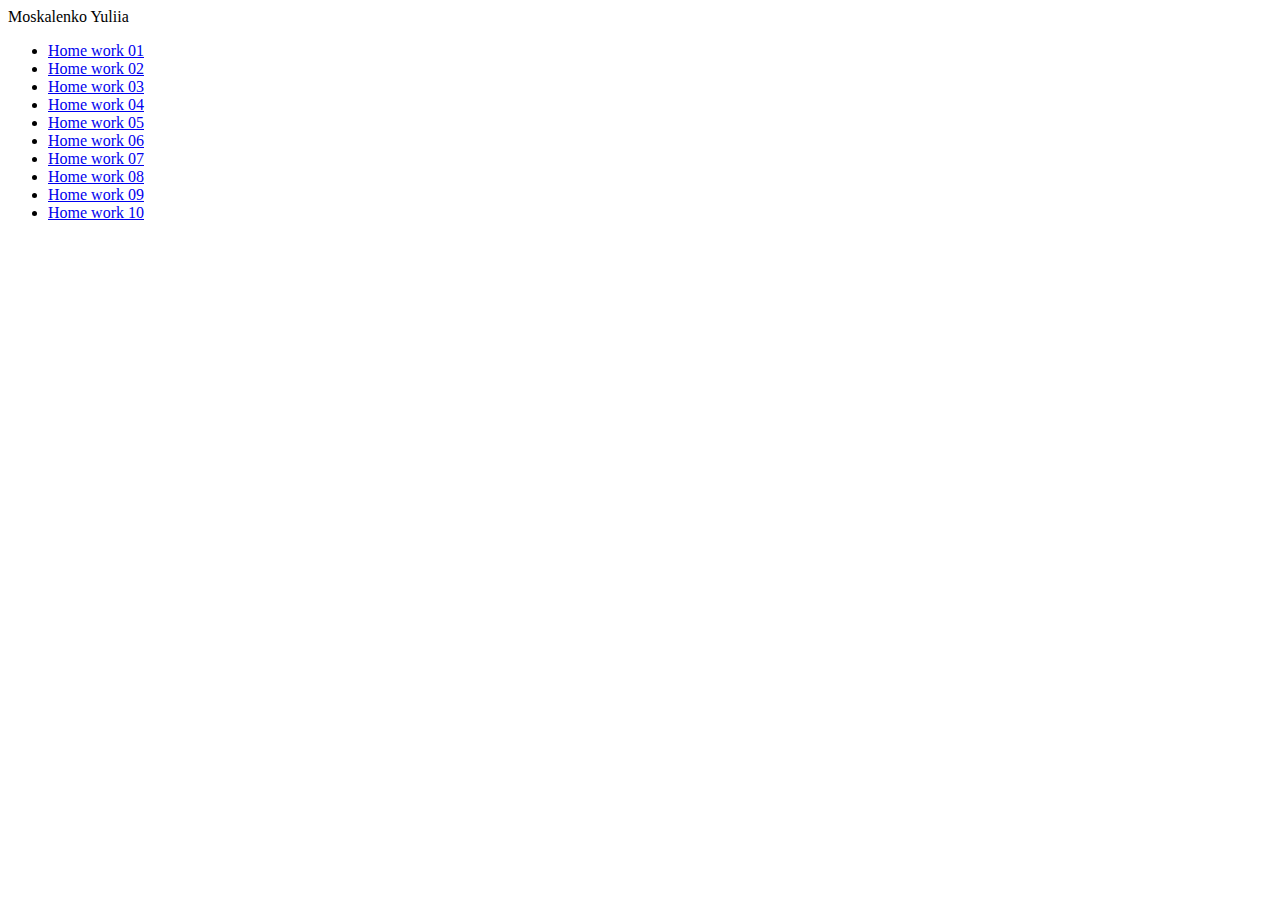
<file: index.html>
<!DOCTYPE html>
<html lang="en">
<head>
    <meta charset="UTF-8">
    <meta http-equiv="X-UA-Compatible" content="IE=edge">
    <meta name="viewport" content="width=device-width, initial-scale=1.0">
    <title>Hw_Moskalenko</title>

</head>
<body>
    Moskalenko Yuliia
    <ul>
        <li><a href="01/index.html">Home work 01</a></li>
        <li><a href="02/index.html">Home work 02</a></li>
        <li><a href="03/index.html">Home work 03</a></li>
        <li><a href="04/index.html">Home work 04</a></li>
        <li><a href="05/index.html">Home work 05</a></li>
        <li><a href="06/index.html">Home work 06</a></li>
        <li><a href="07/index.html">Home work 07</a></li>
        <li><a href="08/index.html">Home work 08</a></li>
        <li><a href="09/index.html">Home work 09</a></li>
        <li><a href="10/index.html">Home work 10</a></li>

    </ul>
</body>
</html>
</file>
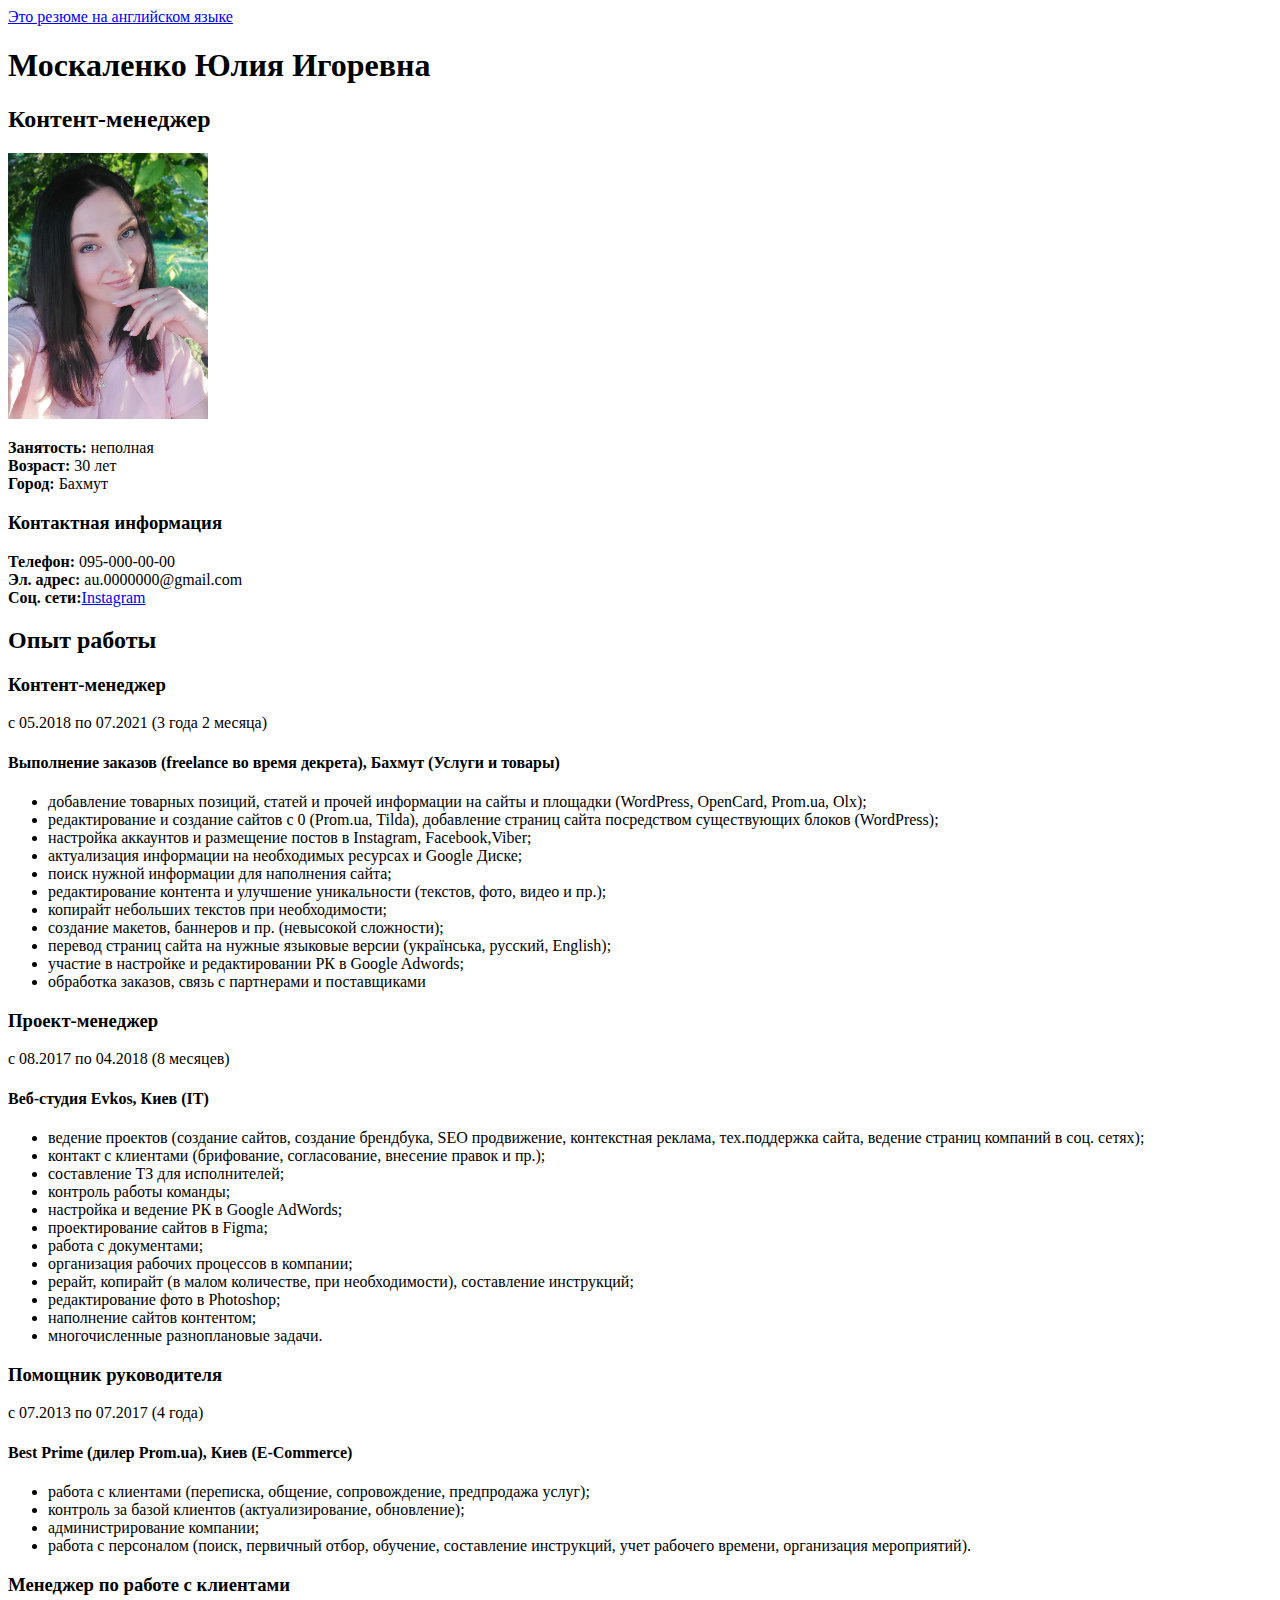
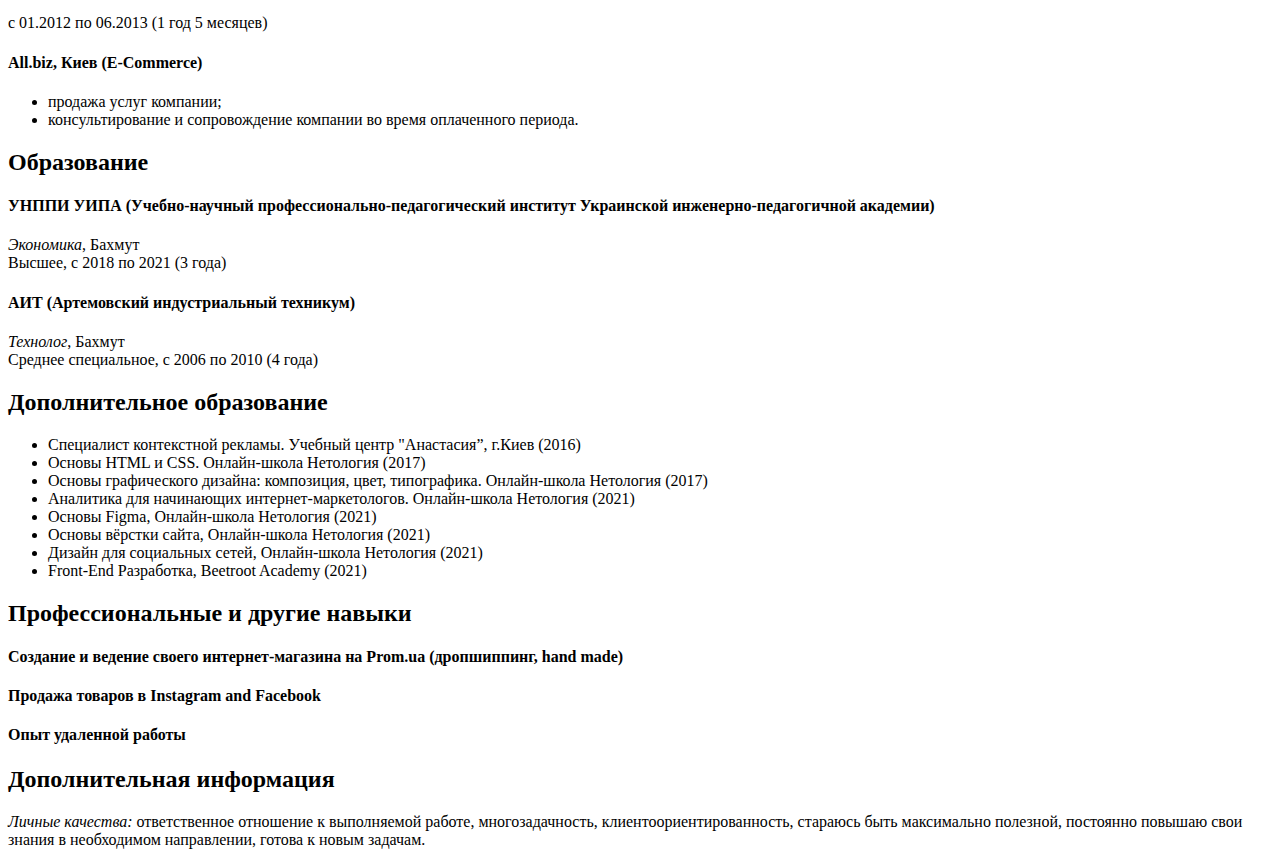
<file: 01/index.html>
<!DOCTYPE html>
<html lang="ru">

<head>
    <meta charset="UTF-8">
    <meta http-equiv="X-UA-Compatible" content="IE=edge">
    <meta name="viewport" content="width=device-width, initial-scale=1.0">
    <title>Резюме Москаленко Юлия Игоревна</title>
</head>

<body>
    <a href="index.en.html">Это резюме на английском языке</a>
    <h1>Москаленко Юлия Игоревна</h1>
    <h2>Контент-менеджер</h2>
    <img src="мое_фото.jpg" alt="фотография Москаленко Юлии" width="200">
    <p><b>Занятость:</b> неполная<br>
        <b>Возраст:</b> 30 лет<br>
        <b>Город:</b> Бахмут
    </p>
    <h3>Контактная информация</h3>
    <p><b>Телефон:</b> 095-000-00-00<br>
        <b>Эл. адрес:</b> au.0000000@gmail.com<br>
        <b>Соц. сети:</b><a target="_blank" href="https://www.instagram.com/u.tswetochek/">Instagram</a>
    </p>
    <h2>Опыт работы</h2>
    <h3>Контент-менеджер</h3>
    <p>с 05.2018 по 07.2021 (3 года 2 месяца)</p>
    <h4>Выполнение заказов (freelance во время декрета), Бахмут (Услуги и товары)</h4>
    <ul>
        <li>добавление товарных позиций, статей и прочей информации на сайты и площадки (WordPress, OpenCard, Prom.ua,
            Olx);</li>
        <li>редактирование и создание сайтов с 0 (Prom.ua, Tilda), добавление страниц сайта посредством существующих
            блоков (WordPress);</li>
        <li>настройка аккаунтов и размещение постов в Instagram, Facebook,Viber;</li>
        <li>актуализация информации на необходимых ресурсах и Google Диске;</li>
        <li>поиск нужной информации для наполнения сайта;</li>
        <li>редактирование контента и улучшение уникальности (текстов, фото, видео и пр.);</li>
        <li>копирайт небольших текстов при необходимости;</li>
        <li>создание макетов, баннеров и пр. (невысокой сложности);</li>
        <li>перевод страниц сайта на нужные языковые версии (українська, русский, English);</li>
        <li>участие в настройке и редактировании РК в Google Adwords;</li>
        <li>обработка заказов, связь с партнерами и поставщиками</li>
    </ul>
    <h3>Проект-менеджер</h3>
    <p>с 08.2017 по 04.2018 (8 месяцев)</p>
    <h4>Веб-студия Evkos, Киев (IT)</h4>
    <ul>
        <li>ведение проектов (создание сайтов, создание брендбука, SEO продвижение, контекстная реклама, тех.поддержка
            сайта, ведение страниц компаний в соц. сетях);</li>
        <li>контакт с клиентами (брифование, согласование, внесение правок и пр.);</li>
        <li>составление ТЗ для исполнителей;</li>
        <li>контроль работы команды;</li>
        <li>настройка и ведение РК в Google AdWords;</li>
        <li>проектирование сайтов в Figma;</li>
        <li>работа с документами;</li>
        <li>организация рабочих процессов в компании;</li>
        <li>рерайт, копирайт (в малом количестве, при необходимости), составление инструкций;</li>
        <li>редактирование фото в Photoshop;</li>
        <li>наполнение сайтов контентом;</li>
        <li>многочисленные разноплановые задачи.</li>
    </ul>
    <h3>Помощник руководителя</h3>
    <p>с 07.2013 по 07.2017 (4 года)</p>
    <h4>Best Prime (дилер Prom.ua), Киев (E-Commerce)</h4>
    <ul>
        <li>работа с клиентами (переписка, общение, сопровождение, предпродажа услуг);</li>
        <li>контроль за базой клиентов (актуализирование, обновление);</li>
        <li>администрирование компании;</li>
        <li>работа с персоналом (поиск, первичный отбор, обучение, составление инструкций, учет рабочего времени,
            организация мероприятий).</li>
    </ul>
    <h3>Менеджер по работе с клиентами</h3>
    <p>с 01.2012 по 06.2013 (1 год 5 месяцев)</p>
    <h4>All.biz, Киев (E-Commerce)</h4>
    <ul>
        <li>продажа услуг компании;</li>
        <li>консультирование и сопровождение компании во время оплаченного периода.</li>
    </ul>
    <h2>Образование</h2>
    <h4>УНППИ УИПА (Учебно-научный профессионально-педагогический институт Украинской инженерно-педагогичной академии)
    </h4>
    <p> <em> Экономика</em>, Бахмут<br>Высшее, с 2018 по 2021 (3 года)</p>
    <h4>АИТ (Артемовский индустриальный техникум)</h4>
    <p><em>Технолог</em>, Бахмут<br>Среднее специальное, с 2006 по 2010 (4 года)</p>
    <h2>Дополнительное образование</h2>
    <ul>
        <li>Специалист контекстной рекламы. Учебный центр "Анастасия”, г.Киев (2016)</li>
        <li>Основы HTML и CSS. Онлайн-школа Нетология (2017)</li>
        <li>Основы графического дизайна: композиция, цвет, типографика. Онлайн-школа Нетология (2017)</li>
        <li>Аналитика для начинающих интернет-маркетологов. Онлайн-школа Нетология (2021)</li>
        <li>Основы Figma, Онлайн-школа Нетология (2021)</li>
        <li>Основы вёрстки сайта, Онлайн-школа Нетология (2021)</li>
        <li>Дизайн для социальных сетей, Онлайн-школа Нетология (2021)</li>
        <li>Front-End Разработка, Beetroot Academy (2021)</li>
    </ul>
    <h2>Профессиональные и другие навыки</h2>
    <h4>Создание и ведение своего интернет-магазина на Prom.ua (дропшиппинг, hand made)</h4>
    <h4>Продажа товаров в Instagram and Facebook</h4>
    <h4>Опыт удаленной работы</h4>
    <h2>Дополнительная информация</h2>
    <p><em>Личные качества:</em> ответственное отношение к выполняемой работе, многозадачность,
        клиентоориентированность, стараюсь быть максимально полезной, постоянно повышаю свои знания в необходимом
        направлении, готова к новым задачам.</p>
</body>

</html>
</file>
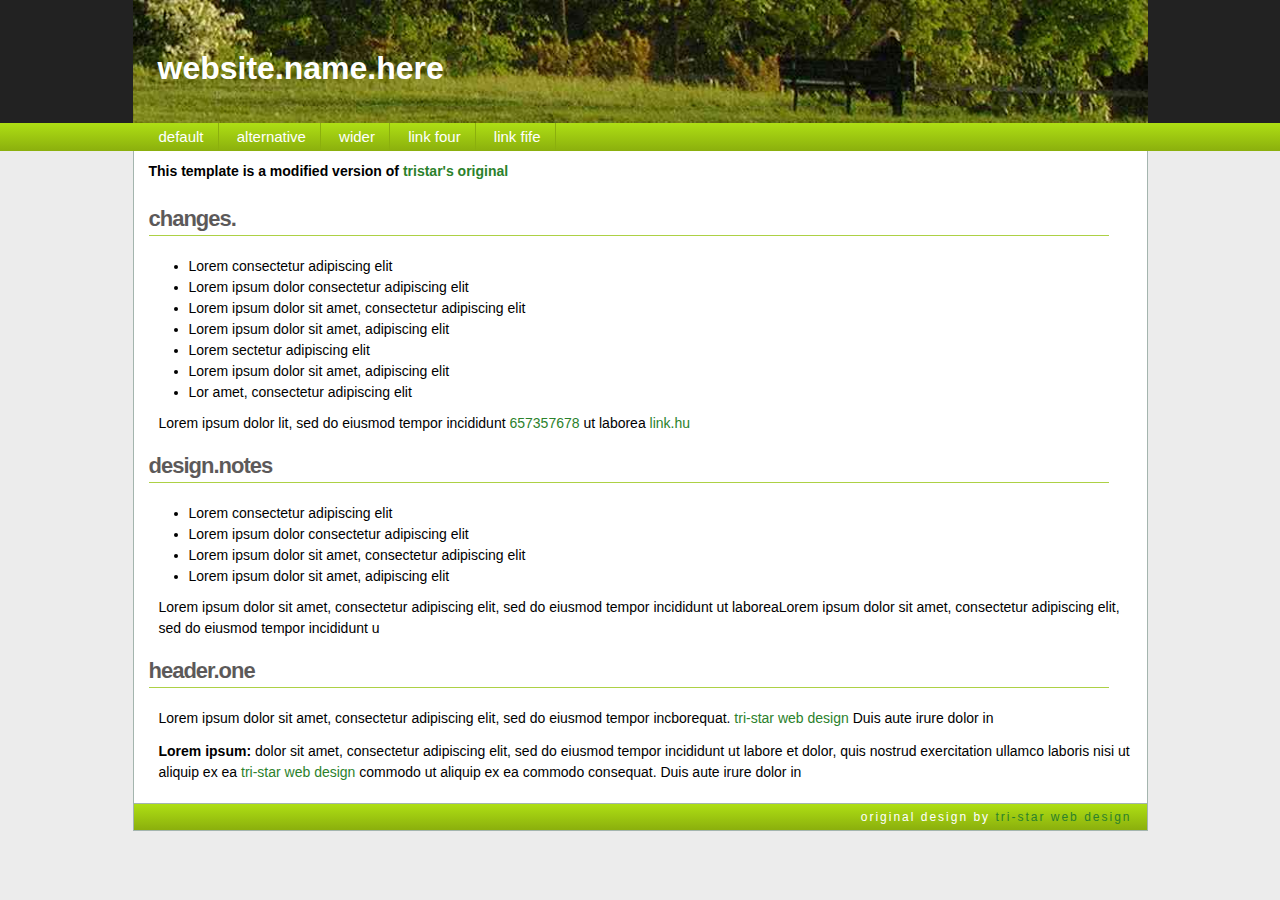
<file: 03/index.html>
<!DOCTYPE html>
<html lang="en">

<head>
    <meta charset="UTF-8">
    <meta http-equiv="X-UA-Compatible" content="IE=edge">
    <meta name="viewport" content="width=device-width, initial-scale=1.0">
    <title>Homework 03 part 1</title>
    <link rel="stylesheet" href="assets/css/style.css">
    <title>background-image</title>
</head>

<body>
    <div>
        <header class="header_class header_top">
            <div class="container">
                <p class="nameheader">website.name.here</p>
            </div>
            <nav class="menu" id="nav_menu">
                <ul>
                    <li> <a href="#" style="color: white">default</a></li>
                    <li> <a href="#" style="color: white">alternative</a></li>
                    <li> <a href="#" style="color: white">wider</a></li>
                    <li> <a href="#" style="color: white">link four</a></li>
                    <li> <a href="#" style="color: white">link fife</a></li>
                </ul>
            </nav>
        </header>
    </div>
    <div class="hero">
        <main>
            <article id="article_menu">
                <h1 class="textsize">This template is a modified version of <span class="colortext">tristar's
                        original</span></h1>
                <section>
                    <h2>changes.</h2>
                    <hr>
                    <ul class="textsize">
                        <li>Lorem consectetur adipiscing elit</li>
                        <li>Lorem ipsum dolor consectetur adipiscing elit</li>
                        <li>Lorem ipsum dolor sit amet, consectetur adipiscing elit</li>
                        <li>Lorem ipsum dolor sit amet, adipiscing elit</li>
                        <li>Lorem sectetur adipiscing elit</li>
                        <li>Lorem ipsum dolor sit amet, adipiscing elit</li>
                        <li>Lor amet, consectetur adipiscing elit</li>
                    </ul>
                    <p class="textsize">Lorem ipsum dolor lit, sed do eiusmod tempor
                        incididunt <a href="#" class="colortext">657357678</a> ut laborea
                        <a href="#" class="colortext">link.hu</a>
                    </p>
                </section>
                <section>
                    <h2>design.notes</h2>
                    <hr>
                    <ul class="textsize">
                        <li>Lorem consectetur adipiscing elit</li>
                        <li>Lorem ipsum dolor consectetur adipiscing elit</li>
                        <li>Lorem ipsum dolor sit amet, consectetur adipiscing elit</li>
                        <li>Lorem ipsum dolor sit amet, adipiscing elit</li>
                    </ul>
                    <p class="textsize">Lorem ipsum dolor sit amet, consectetur adipiscing elit, sed do eiusmod
                        tempor
                        incididunt ut
                        laboreaLorem ipsum dolor sit amet, consectetur adipiscing elit, sed do eiusmod tempor
                        incididunt
                        u
                    </p>
                </section>
                <section>
                    <h2>header.one</h2>
                    <hr>
                    <p class="textsize">Lorem ipsum dolor sit amet, consectetur adipiscing elit, sed do eiusmod
                        tempor
                        incborequat. <a href="#" class="colortext">tri-star web design</a>
                        Duis aute irure dolor in</p>

                    <p class="textsize"><b>Lorem ipsum:</b> dolor sit amet, consectetur adipiscing elit, sed do
                        eiusmod
                        tempor incididunt ut labore
                        et dolor, quis nostrud exercitation ullamco laboris
                        nisi
                        ut
                        aliquip ex ea <a href="#" class="colortext">tri-star web design</a> commodo ut
                        aliquip ex ea commodo consequat. Duis aute irure dolor in</p>
                </section>
            </article>
        </main>
        <footer>
            <div class="last_text">
                <p>original design by <a href="#" class="colortext">tri-star web design</a>
                </p>
            </div>
        </footer>
    </div>
</body>

</html>
</file>
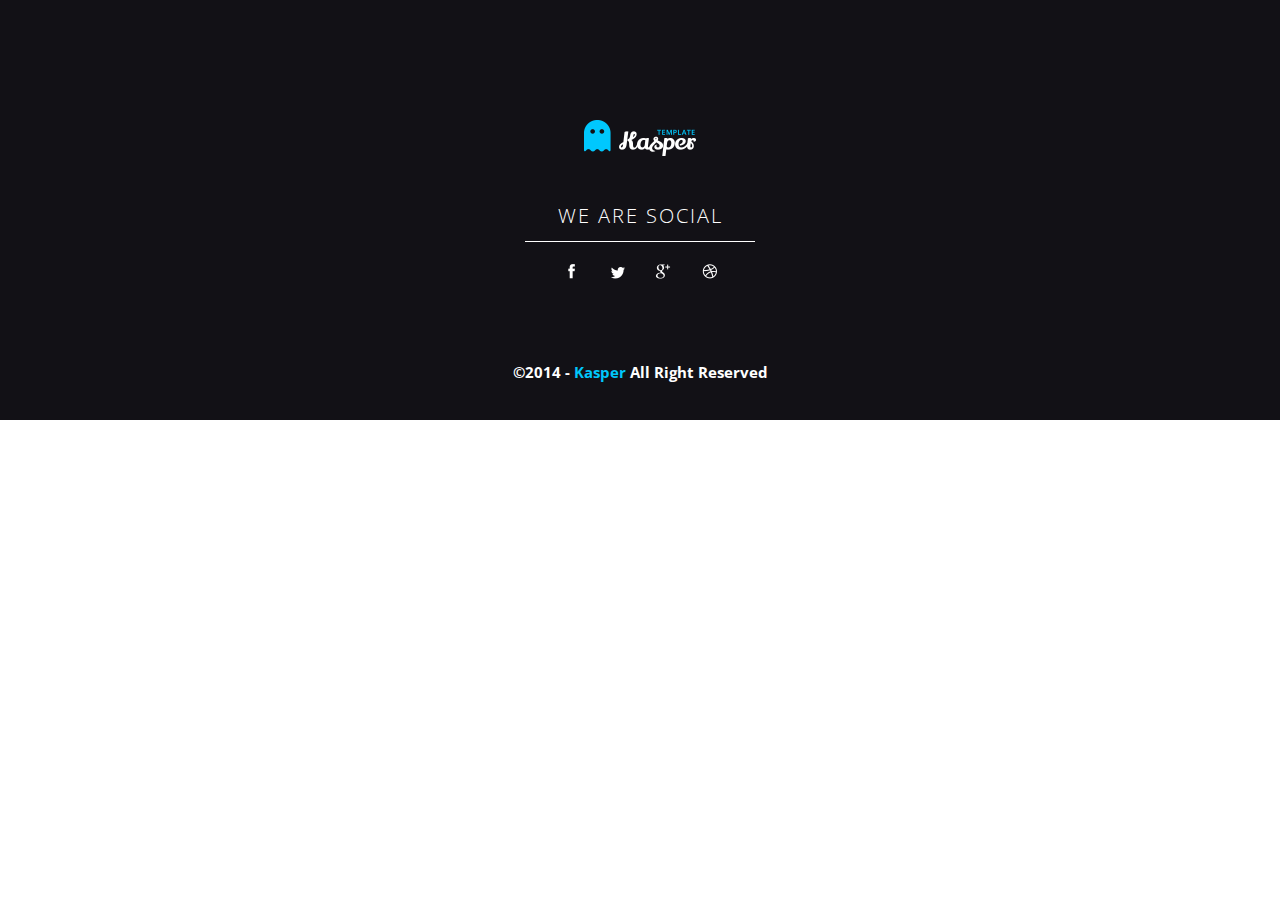
<file: 05/index.html>
<!DOCTYPE html>
<html lang="en">

<head>
    <meta charset="UTF-8">
    <meta http-equiv="X-UA-Compatible" content="IE=edge">
    <meta name="viewport" content="width=device-width, initial-scale=1.0">
    <title>Footer</title>
    <link rel="preconnect" href="https://fonts.googleapis.com">
    <link rel="preconnect" href="https://fonts.gstatic.com" crossorigin>
    <link href="https://fonts.googleapis.com/css2?family=Open+Sans:wght@300;400;600&display=swap" rel="stylesheet">
    <link rel="stylesheet" href="assets/css/style.css">
</head>

<body>
    <main>
        <div class="container">
            <div class="hero">
                <div class="logo">
                    <a href="#top">
                        <img src="images/icon1.png" alt="logo">
                    </a>
                </div>
                <div class="social">
                    <div>
                        <h1 class="footer_name">We are social</h1>
                    </div>
                    <div id="icon_menu">
                        <ul>
                            <li><a class="icon" target="_blank" href="https://www.facebook.com/">
                                    <img src="images/facebook.png" alt=""></a></li>
                            <li><a class="icon" target="_blank" href="https://twitter.com/">
                                    <img src="images/twitter.png" alt=""></a></li>
                            <li><a class="icon" target="_blank" href="https://www.google.com/">
                                    <img src="images/google.png" alt=""></a></li>
                            <li><a class="icon" target="_blank" href="https://dribbble.com/">
                                    <img src="images/dribbble.png" alt=""></a></li>
                        </ul>
                    </div>
                </div>
                <div class="copy">
                    <h4>&copy;2014 - <a class="link" target="_blank" href="http://surl.li/ahaaf">Kasper</a> All Right
                        Reserved</h4>
                </div>
            </div>
        </div>

    </main>
</body>

</html>
</file>
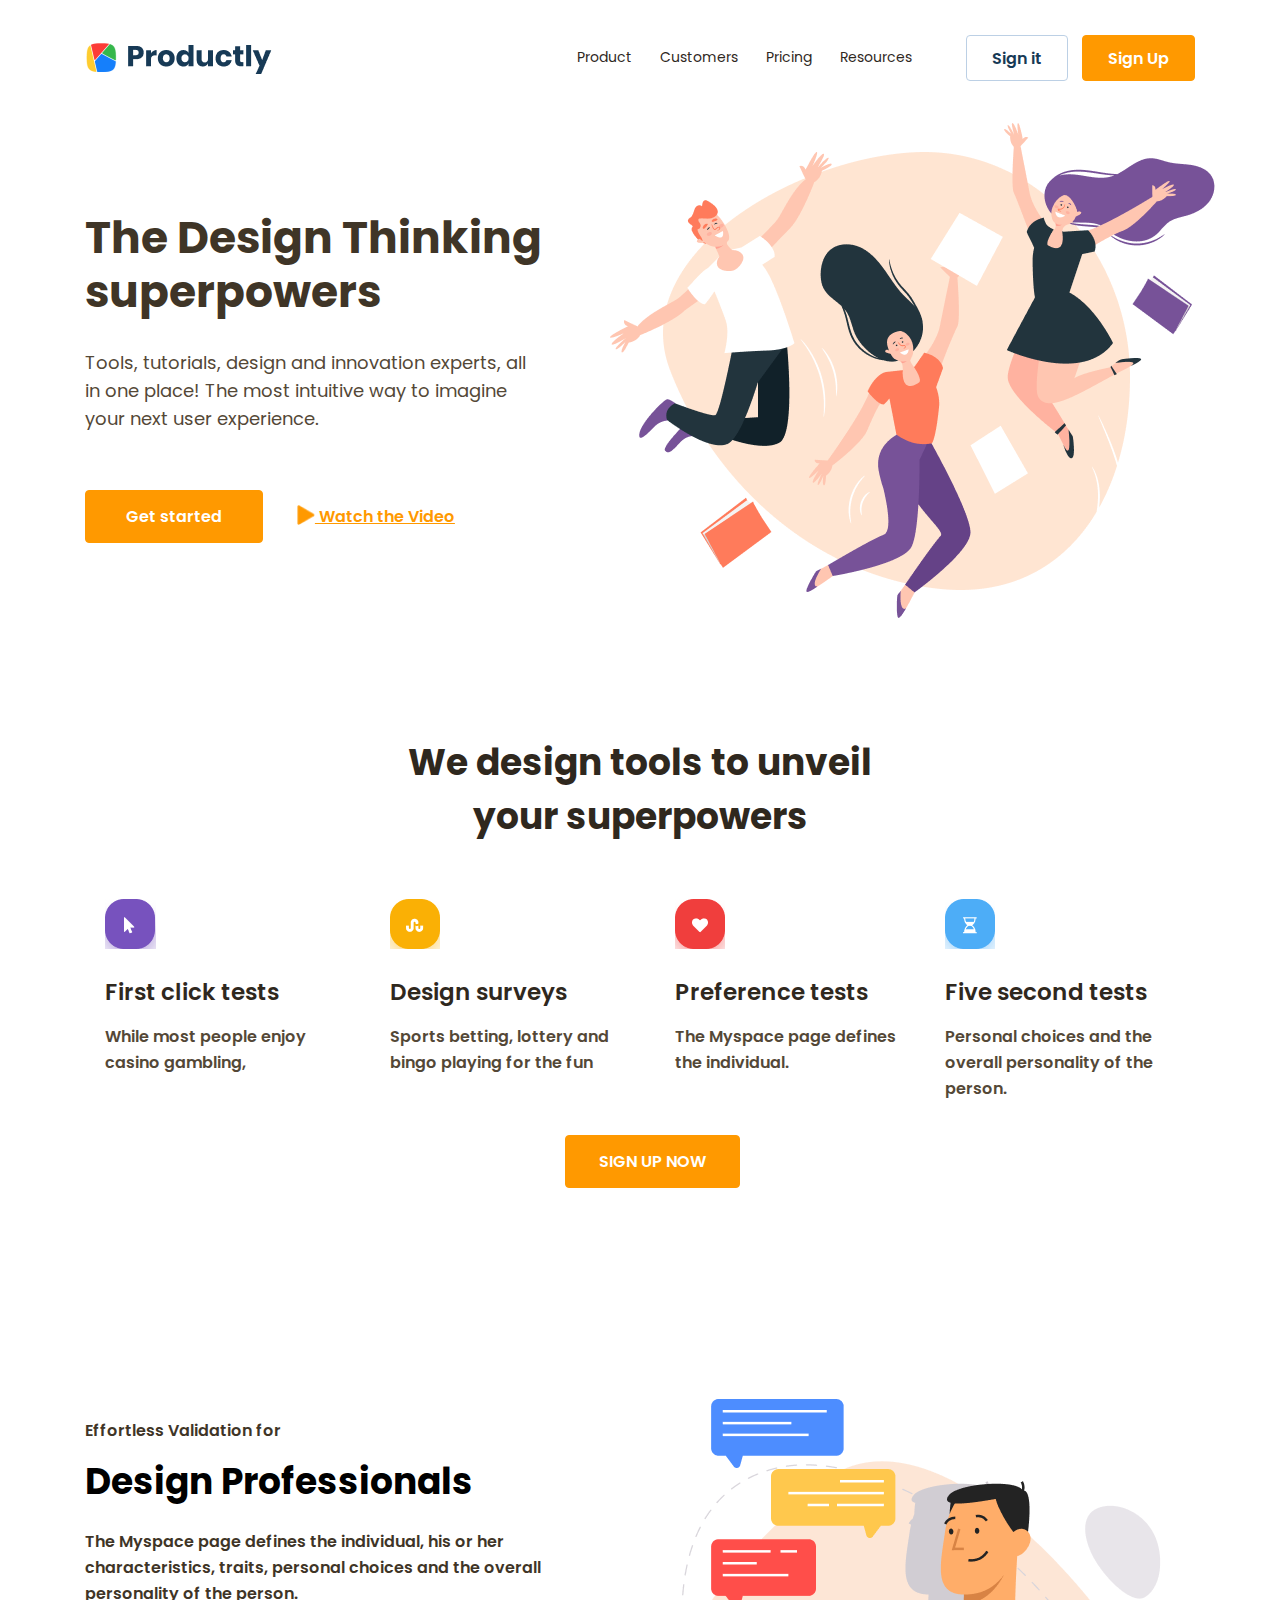
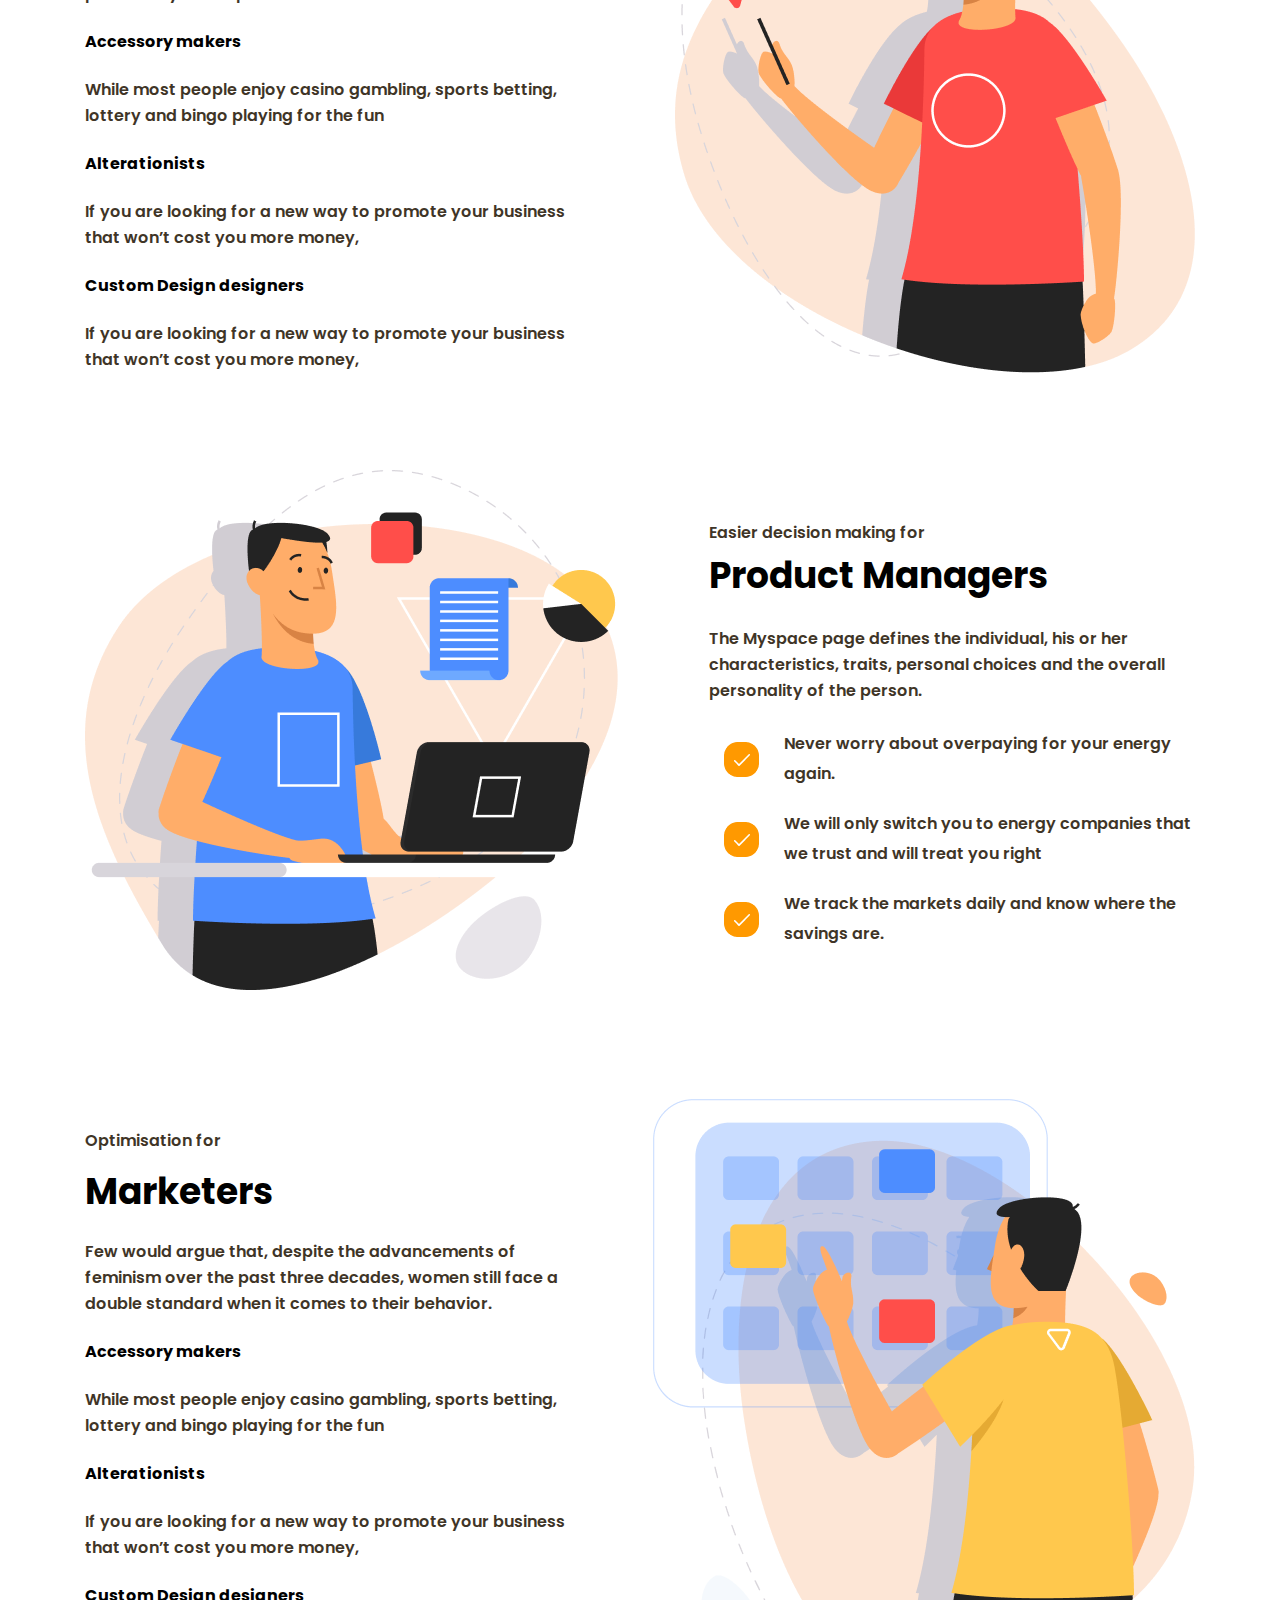
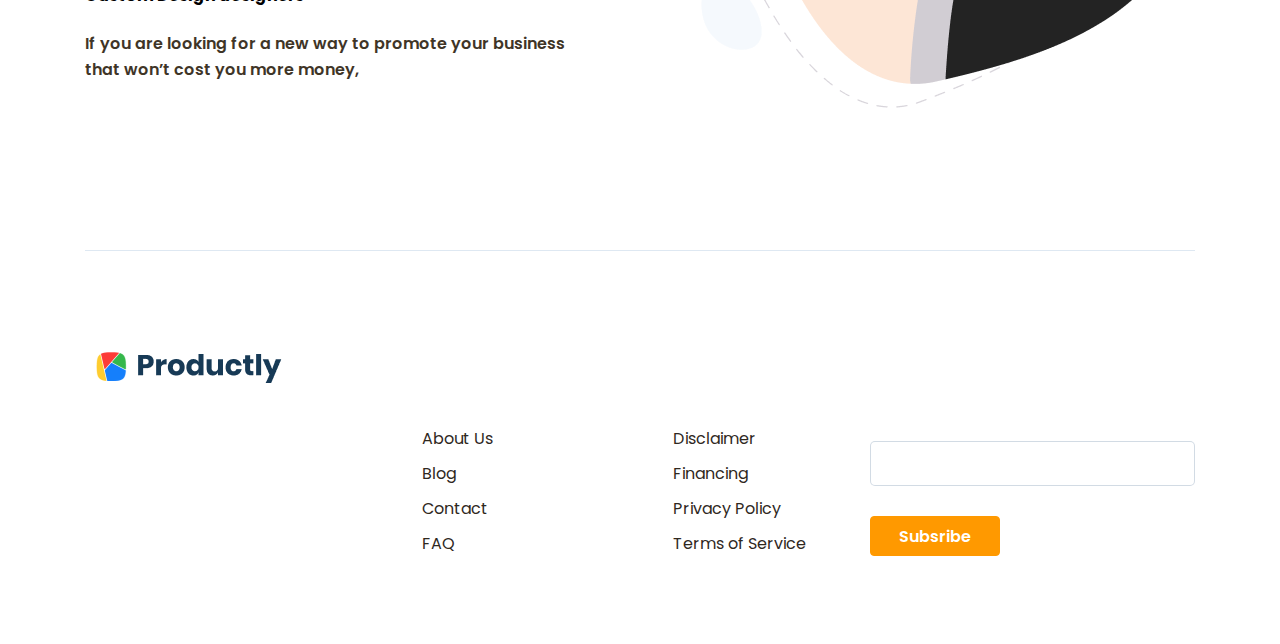
<file: 06/index.html>
<!DOCTYPE html>
<html lang="en">

<head>
    <meta charset="UTF-8">
    <meta http-equiv="X-UA-Compatible" content="IE=edge">
    <meta name="viewport" content="width=device-width, initial-scale=1.0">
    <title>Maket</title>
    <link rel="preconnect" href="https://fonts.googleapis.com">
    <link rel="preconnect" href="https://fonts.gstatic.com" crossorigin>
    <link
        href="https://fonts.googleapis.com/css2?family=Open+Sans+Condensed:wght@300;700&family=Poppins:wght@400;600;700&display=swap"
        rel="stylesheet">
    <link rel="stylesheet" href="assets/css/style.css">
</head>

<body>
    <header>
        <div class="container">
            <div id="logo">
                <a href="#">
                    <img src="images/Logo.png" alt="logo">
                </a>
            </div>

            <div class="header_buttons">
                <button type="button" class="btn btn-white">Sign it</button>
                <button type="button" class="btn btn-orange">Sign Up</button>
            </div>
            <nav id="main_menu">
                <ul>
                    <li><a href="#">Product</a></li>
                    <li><a href="#">Customers</a></li>
                    <li><a href="#">Pricing</a></li>
                    <li class="last"><a href="#">Resources</a></li>
                </ul>
            </nav>
            <div class="clear"></div>
        </div>
    </header>

    <!--part_01-->

    <section class="part_01">
        <div class="left_part_01">
            <div id="text_part_01">
                <h1>The Design Thinking superpowers</h1>
                <p class="description">Tools, tutorials, design and innovation experts, all in one place! The most
                    intuitive way to imagine
                    your next user experience.</p>
            </div>
            <div id="part_01_buttons">
                <button type="button" class="btn btn-orange" id="btn_get">Get started</button>
                <a href="#" class="link_btn_watch btn" id="btn_watch"><img id="icon_part_01"
                        src="images/icon_part_01.png" alt="icon play"> Watch the
                    Video</a>
            </div>
        </div>
        <div id="image_part_01">
            <img src="images/img_part_01.png" alt="Happy people are jumping">
        </div>
        <div class="clear"></div>
    </section>

    <!--part_02-->

    <section class="part_02">
        <h2 class="name_part_02">We design tools to unveil your superpowers</h2>
        <ul class="advantage_menu">
            <li><img src="images/icon_02_click.png" alt="">
                <h3>First click tests</h3>
                <p>While most people enjoy casino gambling,</p>
            </li>
            <li><img src="images/icon_02_design.png" alt="">
                <h3>Design surveys</h3>
                <p>Sports betting, lottery and bingo playing for the fun</p>
            </li>
            <li><img src="images/icon_02_prefer.png" alt="">
                <h3>Preference tests</h3>
                <p>The Myspace page defines the individual.</p>
            </li>
            <li>
                <img src="images/icon_02_second.png" alt="">
                <h3>Five second tests</h3>
                <p>Personal choices and the overall personality of the person. </p>
            </li>
        </ul>
        <div>
            <button type="button" id="btn_02" class="btn btn-orange">Sign Up now</button>
        </div>
        <div class="clear"></div>
    </section>

    <!--part_03-->

    <section class="part_03">
        <div class="left_part_03">
            <p>Effortless Validation for</p>
            <h2>Design Professionals</h2>
            <p>The Myspace page defines the individual, his or her characteristics, traits, personal choices and the
                overall personality of the person.</p>
            <h4>Accessory makers</h4>
            <p>While most people enjoy casino gambling, sports betting, lottery and bingo playing for the fun</p>
            <h4>Alterationists</h4>
            <p>If you are looking for a new way to promote your business that won’t cost you more money,</p>
            <h4>Custom Design designers</h4>
            <p>If you are looking for a new way to promote your business that won’t cost you more money,</p>
        </div>
        <div id="image_part_03">
            <img src="images/img_part_03.png" alt="Man is showing somethings">
        </div>
        <div class="clear"></div>
    </section>

    <!--part_04-->

    <section class="part_04">
        <div id="image_part_04">
            <img src="images/img_part_04.png" alt="This is man with computer">
        </div>
        <div class="right_part_04">
            <p>Easier decision making for</p>
            <h2>Product Managers</h2>
            <p id="p_04">The Myspace page defines the individual, his or her characteristics, traits, personal choices
                and the
                overall personality of the person.</p>
            <ul>
                <li>Never worry about overpaying for your energy again.</li>
                <li>We will only switch you to energy companies that we trust and
                    will treat you right</li>
                <li>We track the markets daily and know where the savings are.
                </li>
            </ul>

        </div>
        <div class="clear"></div>
    </section>

    <!--part_04-->

    <section class="part_05">
        <div class="left_part_05">
            <p>Optimisation for</p>
            <h2>Marketers</h2>
            <p>Few would argue that, despite the advancements of feminism over the past three decades, women still face
                a double standard when it comes to their behavior.</p>
            <h4>Accessory makers</h4>
            <p>While most people enjoy casino gambling, sports betting, lottery and bingo playing for the fun</p>
            <h4>Alterationists</h4>
            <p>If you are looking for a new way to promote your business that won’t cost you more money,</p>
            <h4>Custom Design designers</h4>
            <p>If you are looking for a new way to promote your business that won’t cost you more money,</p>
        </div>
        <div id="image_part_05">
            <img src="images/img_part_05.png" alt="Man is showing somethings at the board">
        </div>
        <div class="clear"></div>
    </section>

    <!--footer-->

    <footer>
        <div class="container">
            <div id="logo_footer">
                <a href="#">
                    <img src="images/Logo.png" alt="logo">
                </a>
            </div>

            <nav class="footer_menu">
                <ul>
                    <li><a href="#">About Us</a></li>
                    <li><a href="#">Blog</a></li>
                    <li><a href="#">Contact</a></li>
                    <li class="last"><a href="#">FAQ</a></li>
                </ul>

            </nav>

            <nav class="footer_menu">

                <ul id="footer_menu_02">
                    <li><a href="#">Disclaimer</a></li>
                    <li><a href="#">Financing</a></li>
                    <li><a href="#">Privacy Policy</a></li>
                    <li><a href="#">Terms of Service</a></li>
                </ul>

            </nav>

            <form action="#">
                <div>
                    <input type="text" class="form_footer">
                </div>
                <div>
                    <button type="button" class="btn_footer btn-orange">Subsribe</button>
                </div>
            </form>
        </div>
        <div class="clear"></div>
    </footer>
</body>

</html>
</file>
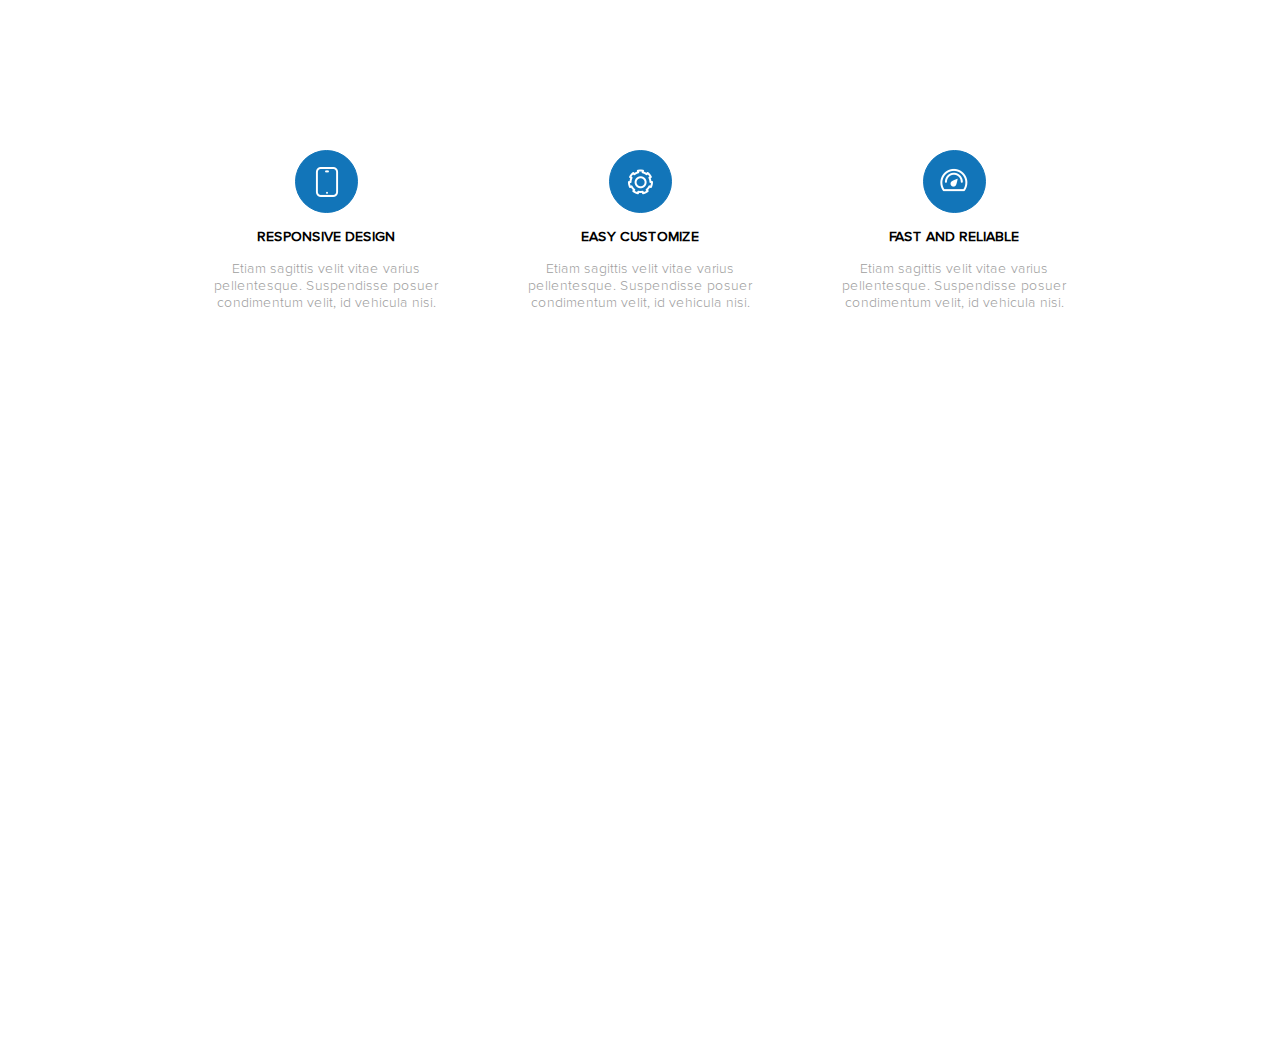
<file: 07/index.html>
<!DOCTYPE html>
<html lang="en">

<head>
    <meta charset="UTF-8">
    <meta http-equiv="X-UA-Compatible" content="IE=edge">
    <meta name="viewport" content="width=device-width, initial-scale=1.0">
    <title>Document</title>
    <link rel="stylesheet" href="assets/css/style.css">
</head>

<body>
    <main>
        <ul>
            <li>
                <div class="icon icon_tablet">
                </div>
                <h1>Responsive Design</h1>
                <p>Etiam sagittis velit vitae varius pellentesque. Suspendisse posuer condimentum velit, id vehicula
                    nisi.</p>
            </li>

            <li>
                <div class="icon icon_cog">

                </div>
                <h1>Easy Customize</h1>
                <p>Etiam sagittis velit vitae varius pellentesque. Suspendisse posuer condimentum velit, id vehicula
                    nisi.</p>
            </li>

            <li>
                <div class="icon icon_dash">

                </div>
                <h1>Fast and Reliable</h1>
                <p>Etiam sagittis velit vitae varius pellentesque. Suspendisse posuer condimentum velit, id vehicula
                    nisi.</p>
            </li>
        </ul>

    </main>
</body>

</html>
</file>
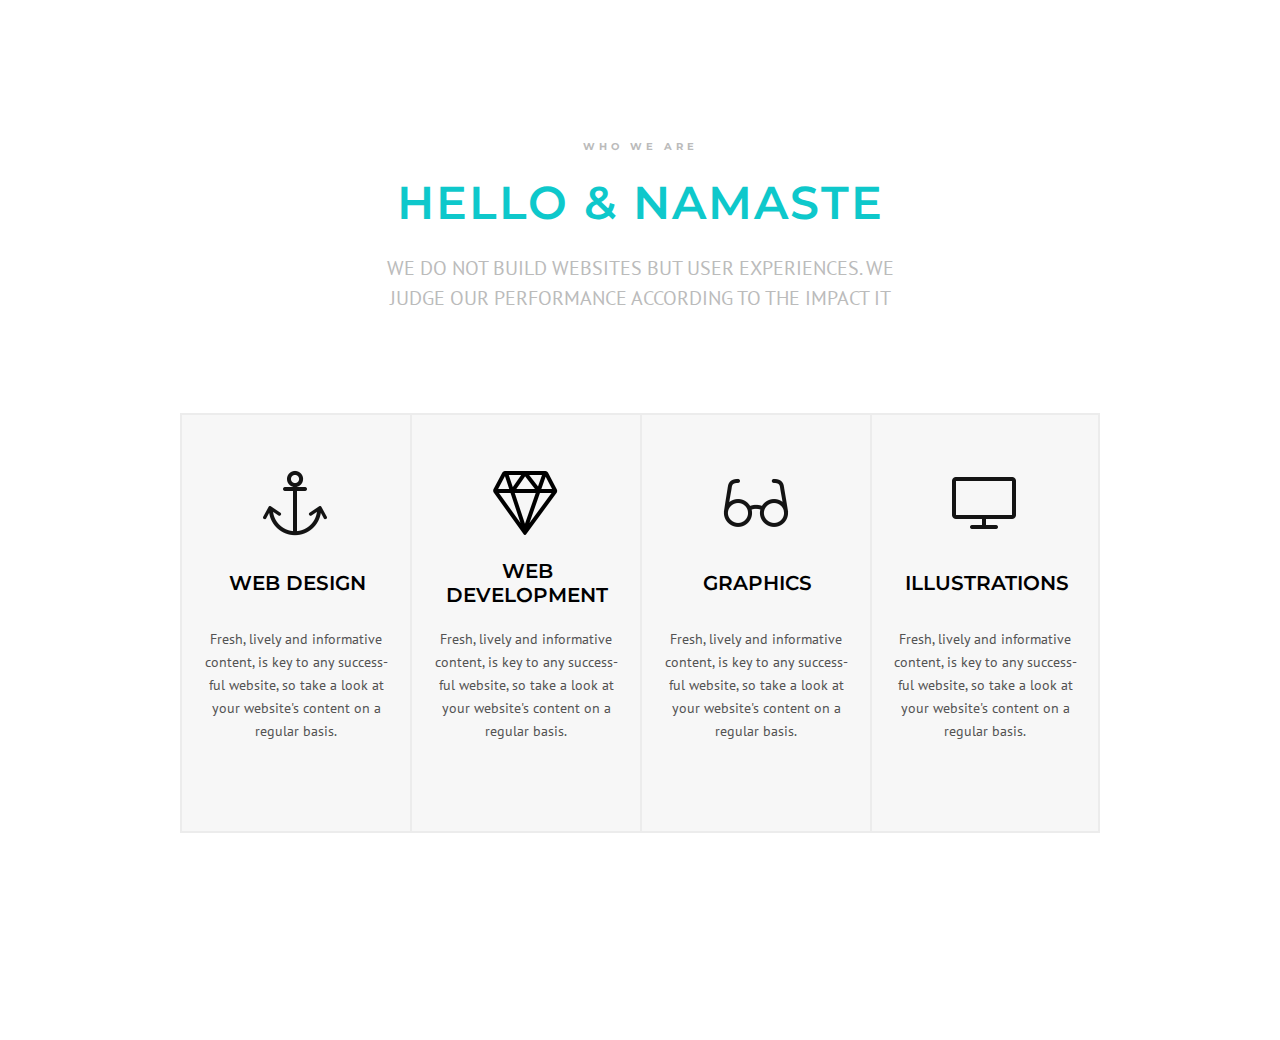
<file: 08/index.html>
<!DOCTYPE html>
<html lang="en">

<head>
    <meta charset="UTF-8">
    <meta http-equiv="X-UA-Compatible" content="IE=edge">
    <meta name="viewport" content="width=device-width, initial-scale=1.0">
    <title>Namaste</title>
    <link rel="preconnect" href="https://fonts.googleapis.com">
    <link rel="preconnect" href="https://fonts.gstatic.com" crossorigin>
    <link href="https://fonts.googleapis.com/css2?family=Montserrat:wght@400;700&family=PT+Sans&display=swap"
        rel="stylesheet">
    <link rel="preconnect" href="https://fonts.googleapis.com">
    <link rel="preconnect" href="https://fonts.gstatic.com" crossorigin>
    <link href="https://fonts.googleapis.com/css2?family=Montserrat:wght@400;500;600;700&display=swap" rel="stylesheet">
    <link rel="stylesheet" href="assets/css/style.css">
</head>

<body>
    <div class="container ">
        <main>

            <section class="name_site">
                <p>who we are</p>
                <h1>hello &amp; namaste</h1>
                <h2>We do not build websites but user experiences. We<br>judge our performance according to the impact
                    it</h2>
            </section>

            <section class="info">
                <ul>
                    <li>
                        <div class="icon icon_anchor">
                        </div>

                        <div class="tblfix">
                            <h3>web design</h3>
                        </div>
                        <p>Fresh, lively and informative content, is key to any success-ful website, so take a look at
                            your website's content on a regular basis.</p>
                    </li>

                    <li>
                        <div class="icon icon_diamond">
                        </div>
                        <div class="tblfix">
                            <h3>web<br>development</h3>
                        </div>
                        <p>Fresh, lively and informative content, is key to any success-ful website, so take a look at
                            your website's content on a regular basis.</p>
                    </li>

                    <li>
                        <div class="icon icon_eyeglasses">
                        </div>
                        <div class="tblfix">
                            <h3>Graphics</h3>
                        </div>
                        <p>Fresh, lively and informative content, is key to any success-ful website, so take a look at
                            your website's content on a regular basis.</p>
                    </li>

                    <li>
                        <div class="icon icon_monitor">
                        </div>
                        <div class="tblfix">
                            <h3>Illustrations</h3>
                        </div>
                        <p>Fresh, lively and informative content, is key to any success-ful website, so take a look at
                            your website's content on a regular basis.</p>
                    </li>
                </ul>
            </section>

        </main>
    </div>

</body>

</html>
</file>
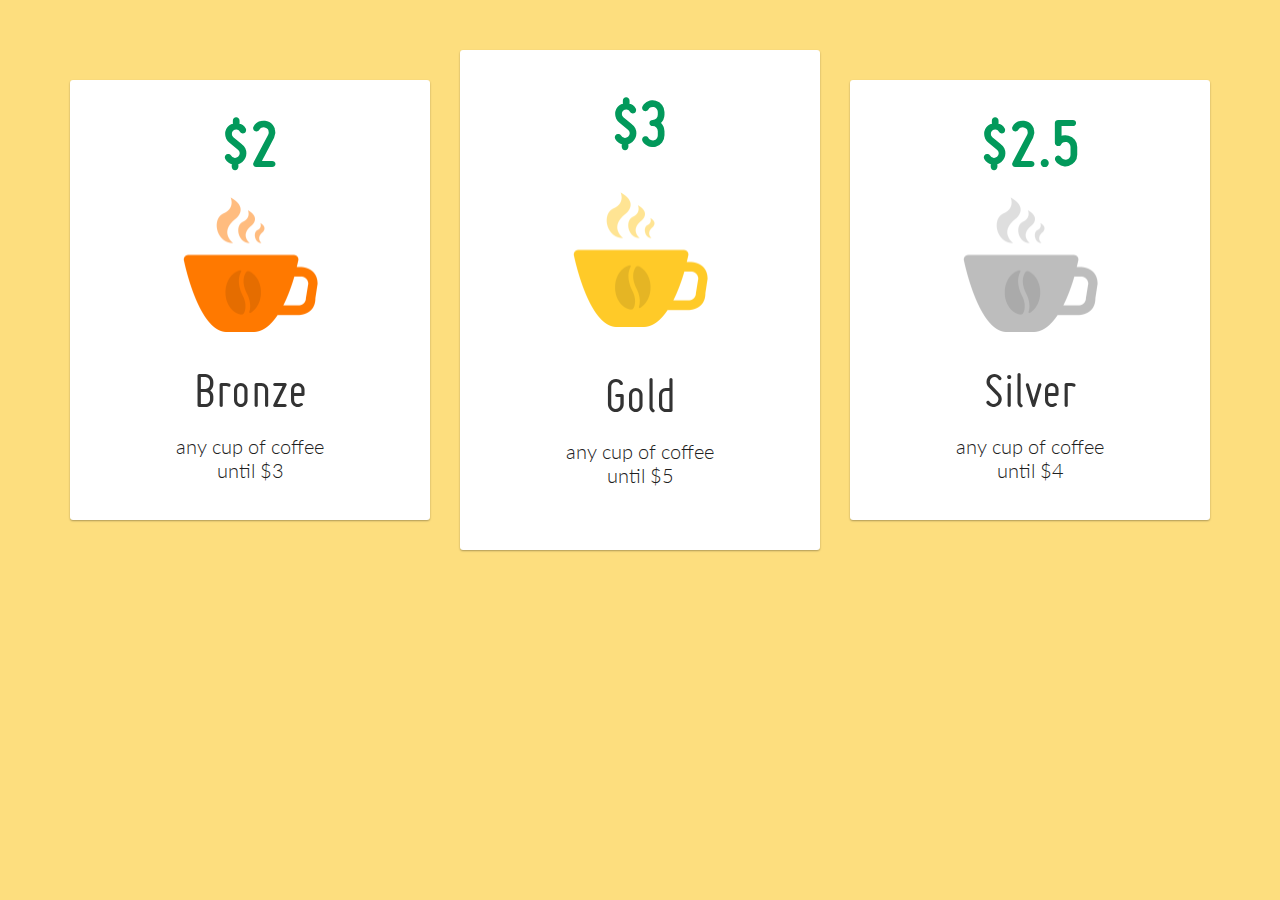
<file: 09/index.html>
<!DOCTYPE html>
<html lang="en">

<head>
    <meta charset="UTF-8">
    <meta http-equiv="X-UA-Compatible" content="IE=edge">
    <meta name="viewport" content="width=device-width, initial-scale=1.0">
    <title>Cup</title>
    <link rel="preconnect" href="https://fonts.googleapis.com">
    <link rel="preconnect" href="https://fonts.gstatic.com" crossorigin>
    <link rel="preconnect" href="https://fonts.googleapis.com">
    <link rel="preconnect" href="https://fonts.gstatic.com" crossorigin>
    <link href="https://fonts.googleapis.com/css2?family=Lato:wght@300;400&display=swap" rel="stylesheet">
    <link rel="stylesheet" href="assets/css/style.css">
</head>

<body>
    <div class="container">
        <ul>
            <li class="card">
                <div class="content">
                    <h2>&#36;2</h2>
                    <img src="assets/images/bronze.png" alt="cup">
                    <h1>Bronze</h1>
                    <p>any cup of coffee until &#36;3</p>
                </div>
            </li>

            <li class="card card_big">
                <div class="content">
                    <h2>&#36;3</h2>
                    <img src="assets/images/gold.png" alt="cup">
                    <h1>Gold</h1>
                    <p>
                    <p>any cup of coffee until &#36;5</p>
                    </p>
                </div>
            </li>

            <li class="card">
                <div class="content">
                    <h2>&#36;2.5</h2>
                    <img src="assets/images/silver.png" alt="cup">
                    <h1>Silver</h1>
                    <p>
                    <p>any cup of coffee until &#36;4</p>
                    </p>
                </div>
            </li>

        </ul>
    </div>
</body>

</html>
</file>
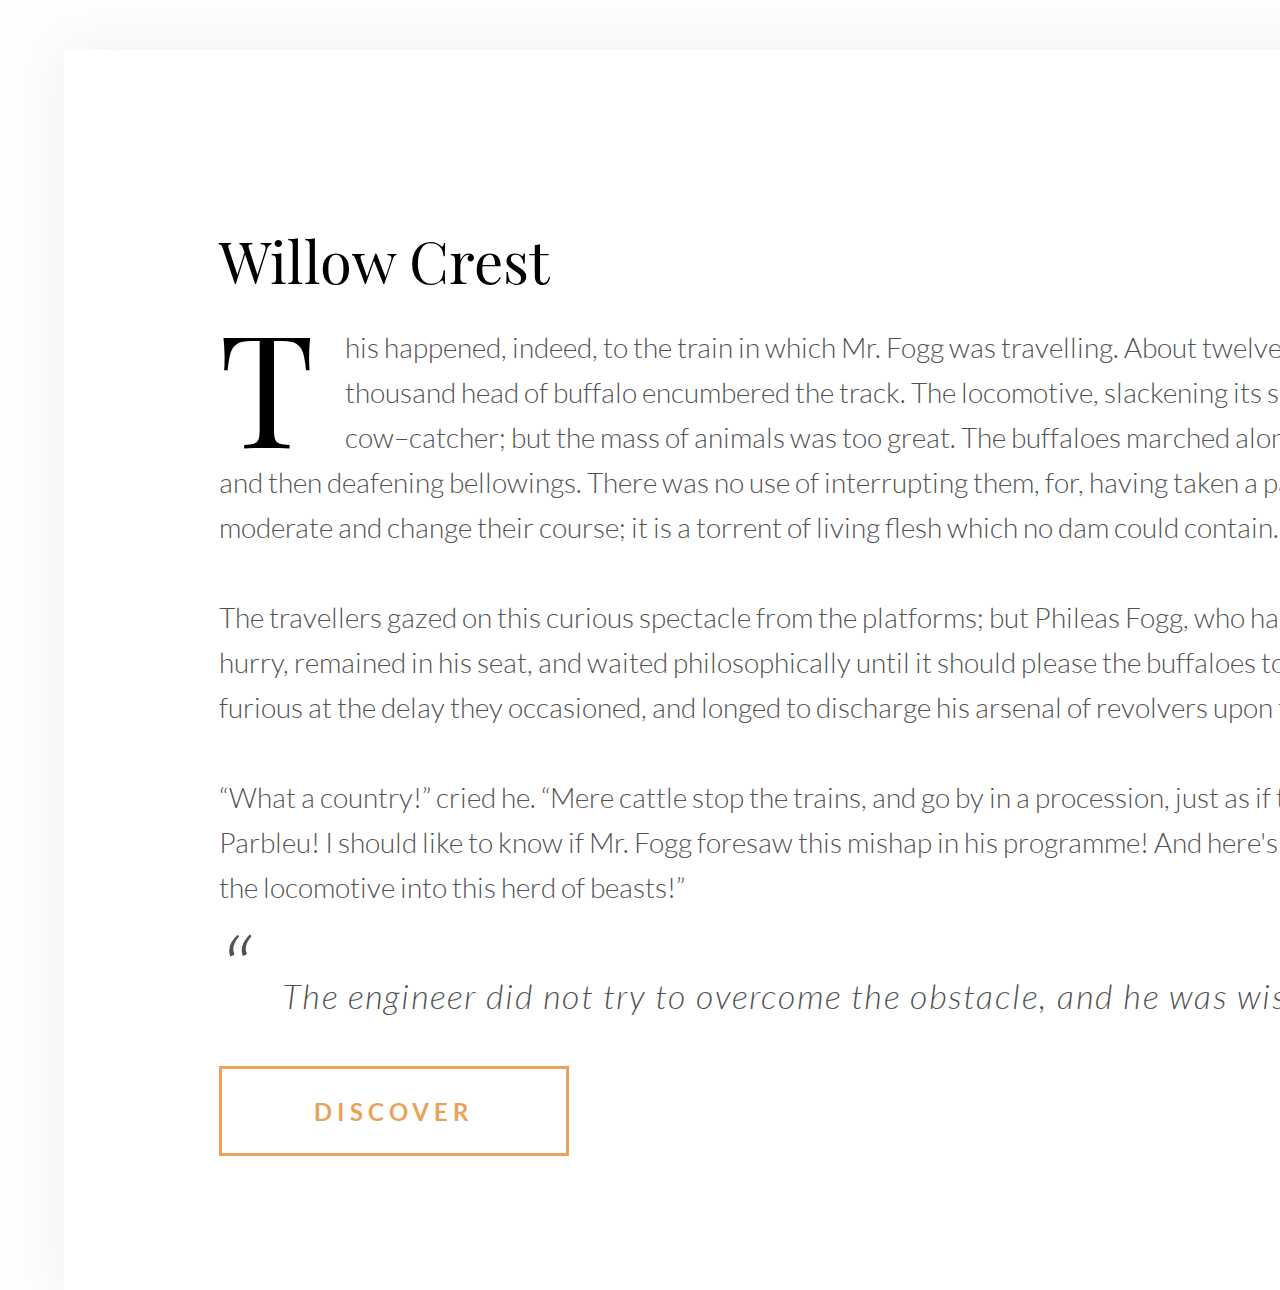
<file: 10/index.html>
<!DOCTYPE html>
<html lang="en">

<head>
    <meta charset="UTF-8">
    <meta http-equiv="X-UA-Compatible" content="IE=edge">
    <meta name="viewport" content="width=device-width, initial-scale=1.0">
    <title>Text</title>
    <link rel="stylesheet" href="assets/css/style.css">
</head>

<body>
    <div class="container">
        <div class="page">
            <article class="content">
                <h1>Willow Crest</h1>
                <p class="big_letter">This happened, indeed, to the train in which Mr. Fogg was travelling. About twelve
                    o'clock a troop of ten or twelve thousand head of buffalo encumbered the track. The locomotive,
                    slackening its speed, tried to clear the way with its cow–catcher; but the mass of animals was too
                    great. The buffaloes marched along with a tranquil gait, uttering now and then deafening
                    bellowings. There was no use of interrupting them, for, having taken a particular direction, nothing
                    can moderate and change their course; it is a torrent of living flesh which no dam could contain.
                </p>
                <p>The travellers gazed on this curious spectacle from the platforms; but Phileas Fogg, who had the most
                    reason of all to be in a hurry, remained in his seat, and waited philosophically until it should
                    please the buffaloes to get out of the way.
                    Passepartout was furious at the delay they occasioned, and longed to discharge his arsenal of
                    revolvers upon them.</p>
                <p><q>What a country!</q> cried he. <q>Mere cattle stop the trains, and go by in a procession, just as
                        if they were not impeding travel! Parbleu! I should like to know if Mr. Fogg foresaw this mishap
                        in his programme! And here's an engineer who doesn't dare to run the locomotive into this herd
                        of beasts!</q></p>
                <blockquote>The engineer did not try to overcome the obstacle, and he was wise.</blockquote>
                <button type="button" class="btn">discover</button>
            </article>
        </div>
        <div class="clear"></div>
    </div>
</body>

</html>
</file>
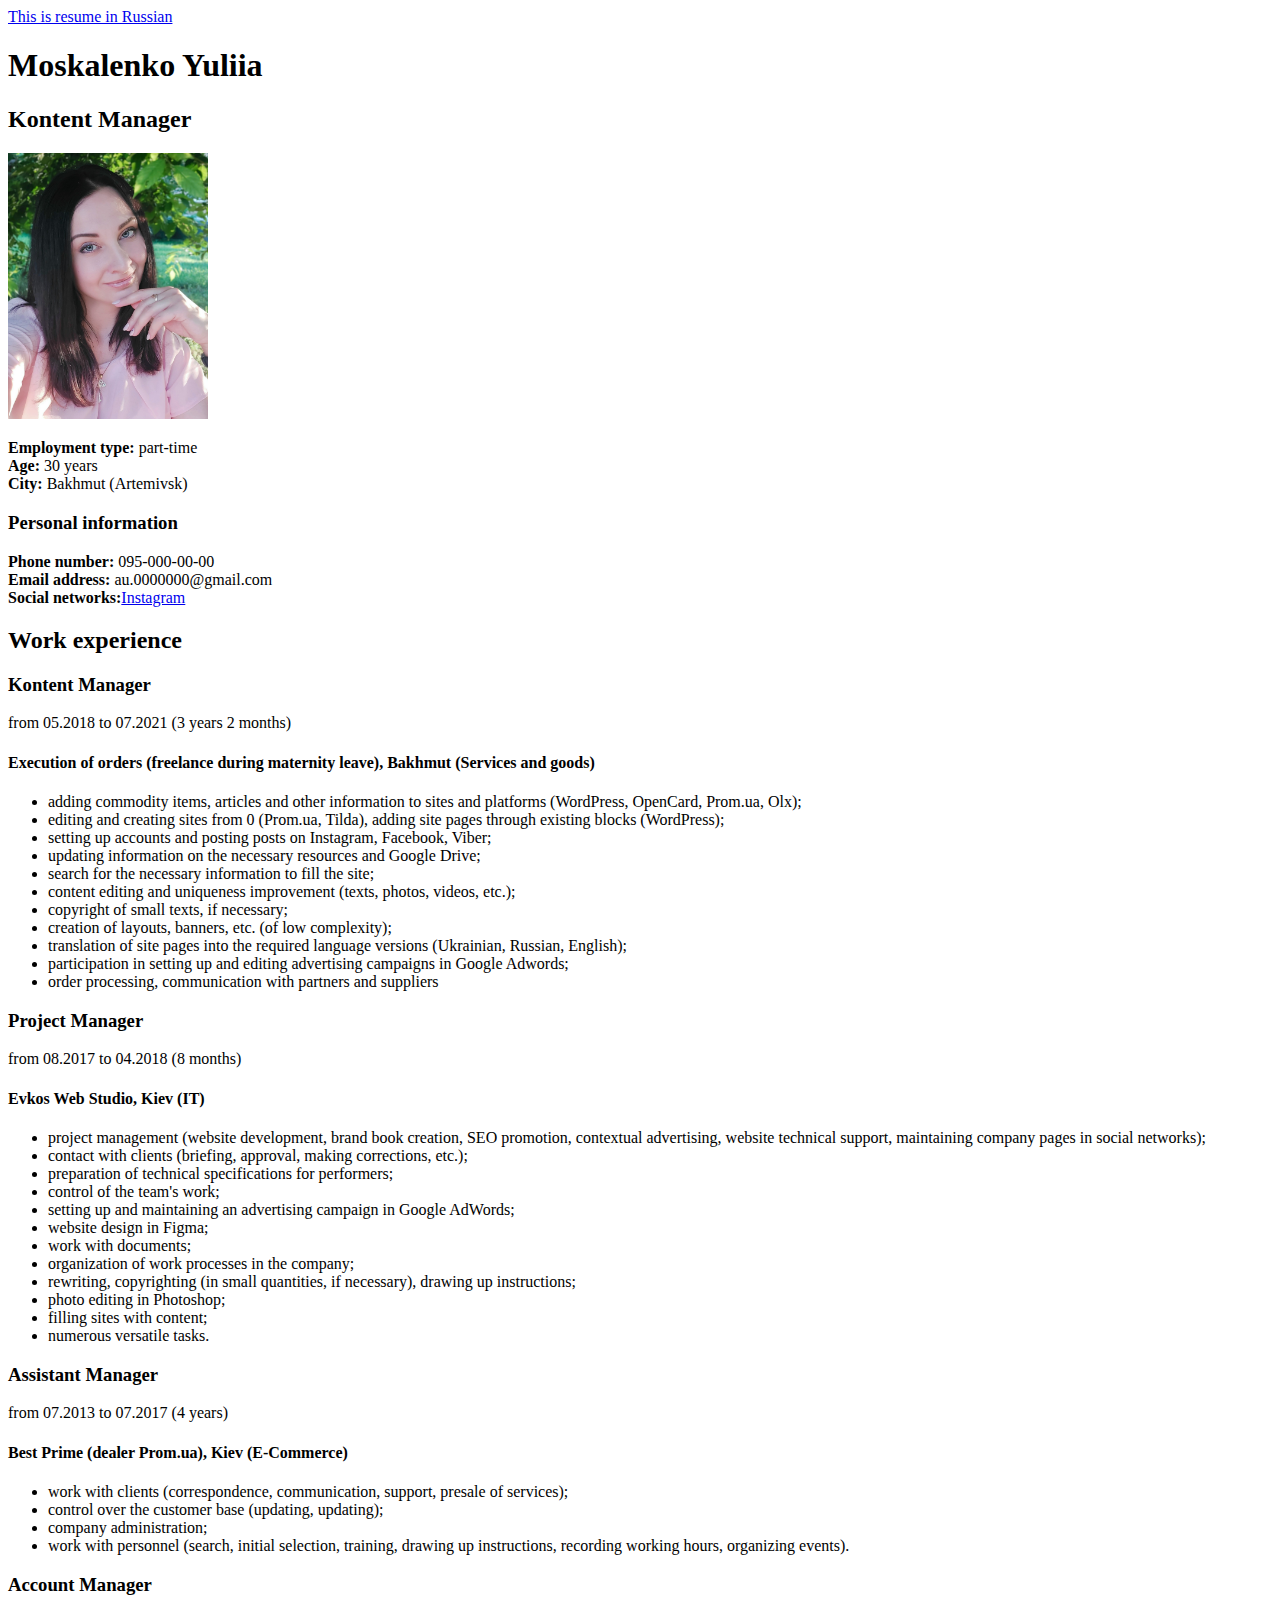
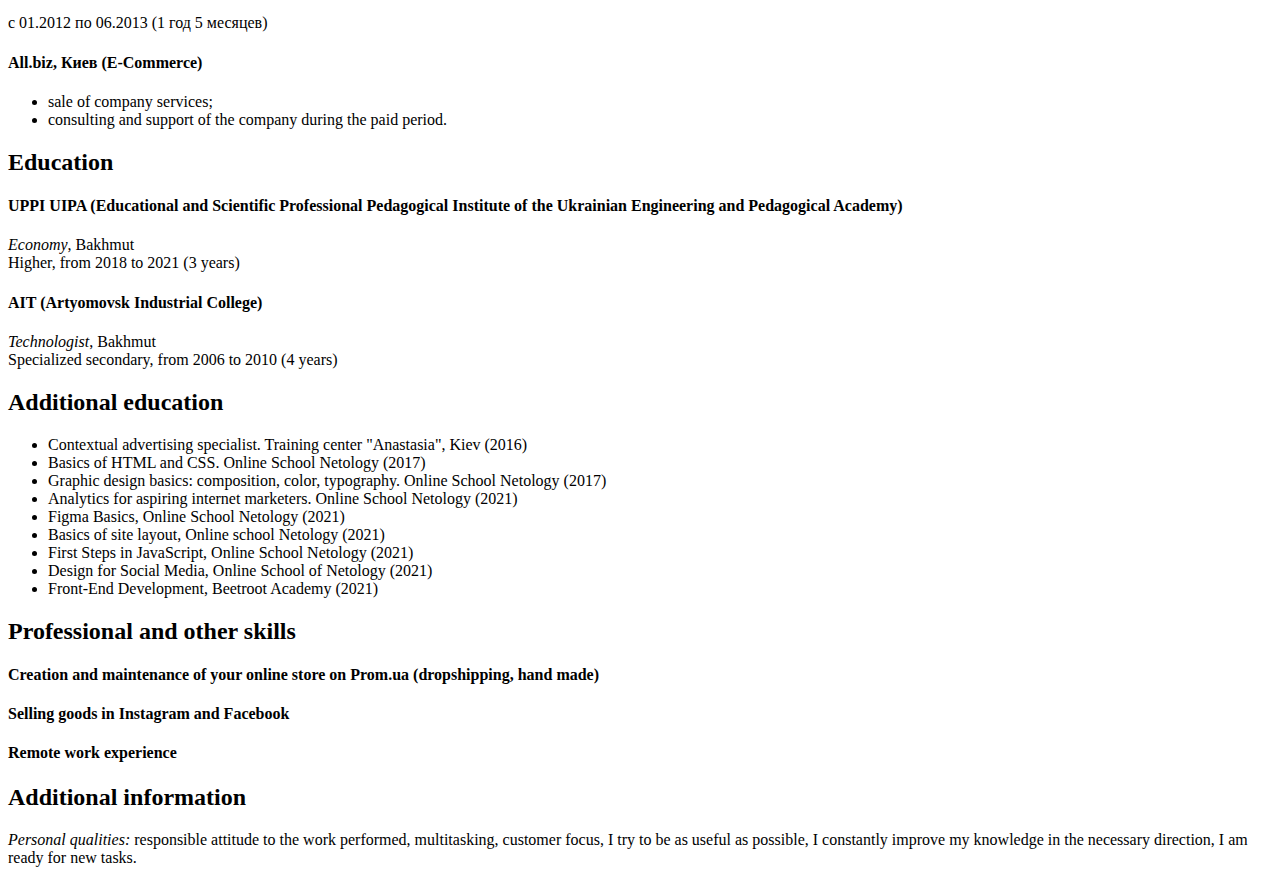
<file: 01/index.en.html>
<!DOCTYPE html>
<html lang="en">

<head>
    <meta charset="UTF-8">
    <meta http-equiv="X-UA-Compatible" content="IE=edge">
    <meta name="viewport" content="width=device-width, initial-scale=1.0">
    <title>It is resume from Moskalenko Yuliia</title>
</head>

<body>
    <a href="index.html">This is resume in Russian</a>
    <h1>Moskalenko Yuliia</h1>
    <h2>Kontent Manager</h2>
    <img src="мое_фото.jpg" alt="It is Moskalenko Yuliia photo's" width="200">
    <p><b>Employment type:</b> part-time<br>
        <b>Age:</b> 30 years<br>
        <b>City:</b> Bakhmut (Artemivsk)
    </p>
    <h3>Personal information</h3>
    <p><b>Phone number:</b> 095-000-00-00<br>
        <b>Email address:</b> au.0000000@gmail.com<br>
        <b>Social networks:</b><a target="_blank" href="https://www.instagram.com/u.tswetochek/">Instagram</a>
    </p>
    <h2>Work experience</h2>
    <h3>Kontent Manager</h3>
    <p>from 05.2018 to 07.2021 (3 years 2 months)</p>
    <h4>Execution of orders (freelance during maternity leave), Bakhmut (Services and goods)</h4>
    <ul>
        <li>adding commodity items, articles and other information to sites and platforms (WordPress, OpenCard, Prom.ua,
            Olx);</li>
        <li>editing and creating sites from 0 (Prom.ua, Tilda), adding site pages through existing blocks (WordPress);
        </li>
        <li>setting up accounts and posting posts on Instagram, Facebook, Viber;</li>
        <li>updating information on the necessary resources and Google Drive;</li>
        <li>search for the necessary information to fill the site;</li>
        <li>content editing and uniqueness improvement (texts, photos, videos, etc.);</li>
        <li>copyright of small texts, if necessary;</li>
        <li>creation of layouts, banners, etc. (of low complexity);</li>
        <li>translation of site pages into the required language versions (Ukrainian, Russian, English);</li>
        <li>participation in setting up and editing advertising campaigns in Google Adwords;</li>
        <li>order processing, communication with partners and suppliers</li>
    </ul>
    <h3>Project Manager</h3>
    <p>from 08.2017 to 04.2018 (8 months)</p>
    <h4>Evkos Web Studio, Kiev (IT)</h4>
    <ul>
        <li>project management (website development, brand book creation, SEO promotion, contextual advertising, website
            technical support, maintaining company pages in social networks);</li>
        <li>contact with clients (briefing, approval, making corrections, etc.);</li>
        <li>preparation of technical specifications for performers;</li>
        <li>control of the team's work;</li>
        <li>setting up and maintaining an advertising campaign in Google AdWords;</li>
        <li>website design in Figma;</li>
        <li>work with documents;</li>
        <li>organization of work processes in the company;</li>
        <li>rewriting, copyrighting (in small quantities, if necessary), drawing up instructions;</li>
        <li>photo editing in Photoshop;</li>
        <li>filling sites with content;</li>
        <li>numerous versatile tasks.</li>
    </ul>
    <h3>Assistant Manager</h3>
    <p>from 07.2013 to 07.2017 (4 years)</p>
    <h4>Best Prime (dealer Prom.ua), Kiev (E-Commerce)</h4>
    <ul>
        <li>work with clients (correspondence, communication, support, presale of services);</li>
        <li>control over the customer base (updating, updating);</li>
        <li>company administration;</li>
        <li>work with personnel (search, initial selection, training, drawing up instructions, recording working hours,
            organizing events).</li>
    </ul>
    <h3>Account Manager</h3>
    <p>с 01.2012 по 06.2013 (1 год 5 месяцев)</p>
    <h4>All.biz, Киев (E-Commerce)</h4>
    <ul>
        <li>sale of company services;</li>
        <li>consulting and support of the company during the paid period.</li>
    </ul>
    <h2>Education</h2>
    <h4>UPPI UIPA (Educational and Scientific Professional Pedagogical Institute of the Ukrainian Engineering and
        Pedagogical Academy)</h4>
    <p> <em>Economy</em>, Bakhmut<br>Higher, from 2018 to 2021 (3 years)</p>
    <h4>AIT (Artyomovsk Industrial College)</h4>
    <p><em>Technologist</em>, Bakhmut<br>Specialized secondary, from 2006 to 2010 (4 years)</p>
    <h2>Additional education</h2>
    <ul>
        <li>Contextual advertising specialist. Training center "Anastasia", Kiev (2016)</li>
        <li>Basics of HTML and CSS. Online School Netology (2017)</li>
        <li>Graphic design basics: composition, color, typography. Online School Netology (2017)</li>
        <li>Analytics for aspiring internet marketers. Online School Netology (2021)</li>
        <li>Figma Basics, Online School Netology (2021)</li>
        <li>Basics of site layout, Online school Netology (2021)</li>
        <li>First Steps in JavaScript, Online School Netology (2021)</li>
        <li>Design for Social Media, Online School of Netology (2021)</li>
        <li>Front-End Development, Beetroot Academy (2021)</li>
    </ul>
    <h2>Professional and other skills</h2>
    <h4>Creation and maintenance of your online store on Prom.ua (dropshipping, hand made)</h4>
    <h4>Selling goods in Instagram and Facebook</h4>
    <h4>Remote work experience</h4>
    <h2>Additional information</h2>
    <p><em>Personal qualities:</em> responsible attitude to the work performed, multitasking, customer focus, I try to
        be as useful as possible, I constantly improve my knowledge in the necessary direction, I am ready for new
        tasks.</p>
</body>

</html>
</file>
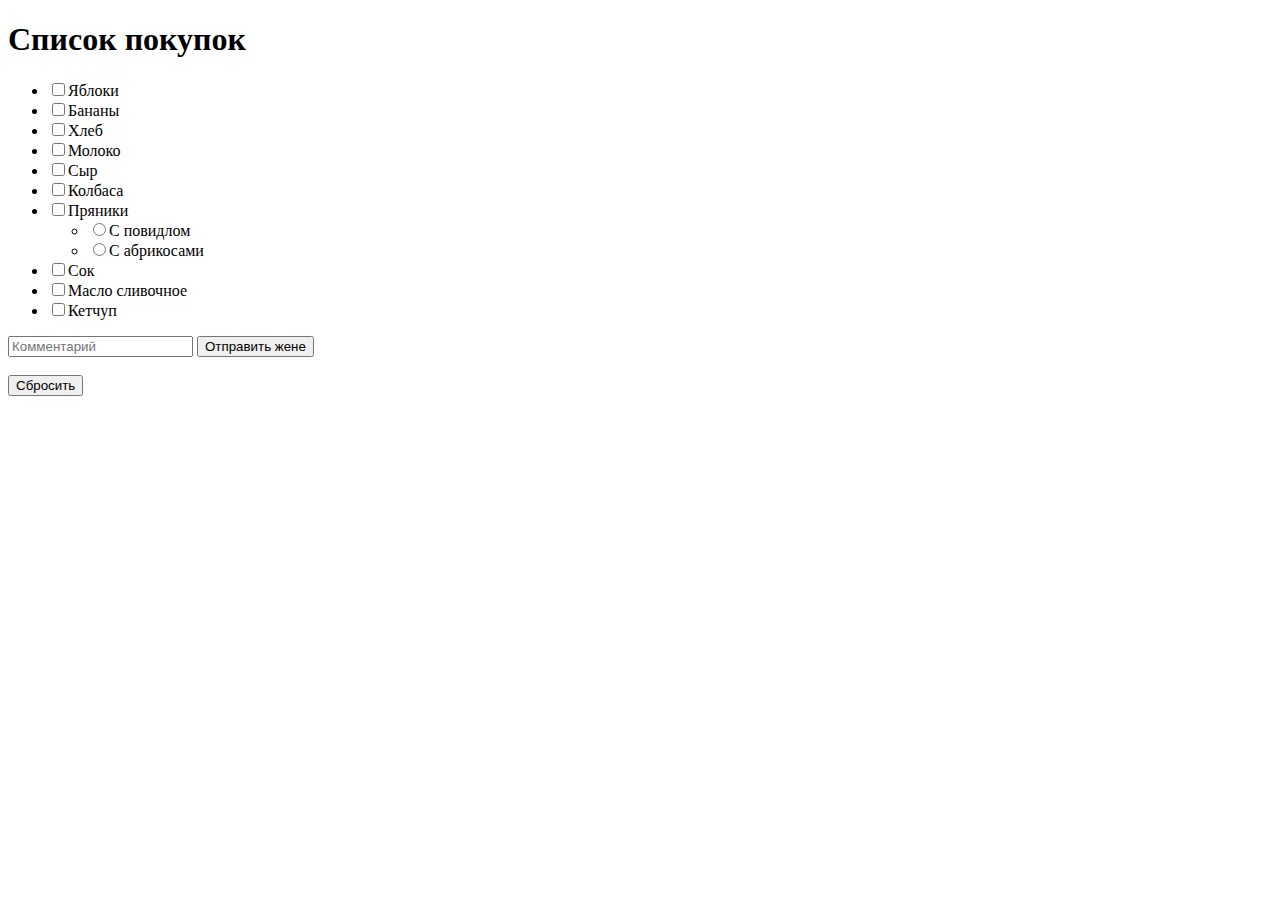
<file: 02/list.html>
<!DOCTYPE html>
<html lang="ru">

<head>
    <meta charset="UTF-8">
    <meta http-equiv="X-UA-Compatible" content="IE=edge">
    <meta name="viewport" content="width=device-width, initial-scale=1.0">
    <title>Список покупок</title>
</head>

<body>
    <h1>Список покупок</h1>
    <ul>
        <li><label><input type="checkbox" name="Продукты" value="Яблоки">Яблоки</label></li>
        <li><label><input type="checkbox" name="Продукты" value="Бананы>">Бананы</label></li>
        <li><label><input type="checkbox" name="Продукты" value="Хлеб">Хлеб</label></li>
        <li><label><input type="checkbox" name="Продукты" value="Молоко">Молоко</label></li>
        <li><label><input type="checkbox" name="Продукты" value="Сыр">Сыр</label></li>
        <li><label><input type="checkbox" name="Продукты" value="Колбаса">Колбаса</label></li>
        <li><label><input type="checkbox" name="Продукты" value="Пряники">Пряники</label>
            <ul>
                <li><label><input type="radio" name="Пряники" value="С повидлом">С повидлом</label></li>
                <li><label><input type="radio" name="Пряники" value="С абрикосами">С абрикосами</label></li>
            </ul>
        </li>
        <li><label><input type="checkbox" name="Продукты" value="Сок">Сок</label></li>
        <li><label><input type="checkbox" name="Продукты" value="Масло сливочное">Масло сливочное</label></li>
        <li><label><input type="checkbox" name="Продукты" value="Кетчуп">Кетчуп</label></li>
    </ul>
    <input type="text" name="Продукты" value="" placeholder="Комментарий">
    <input type="button" name="Number" value="Отправить жене"><br><br>
    <input type="reset" value="Сбросить">
</body>

</html>
</file>
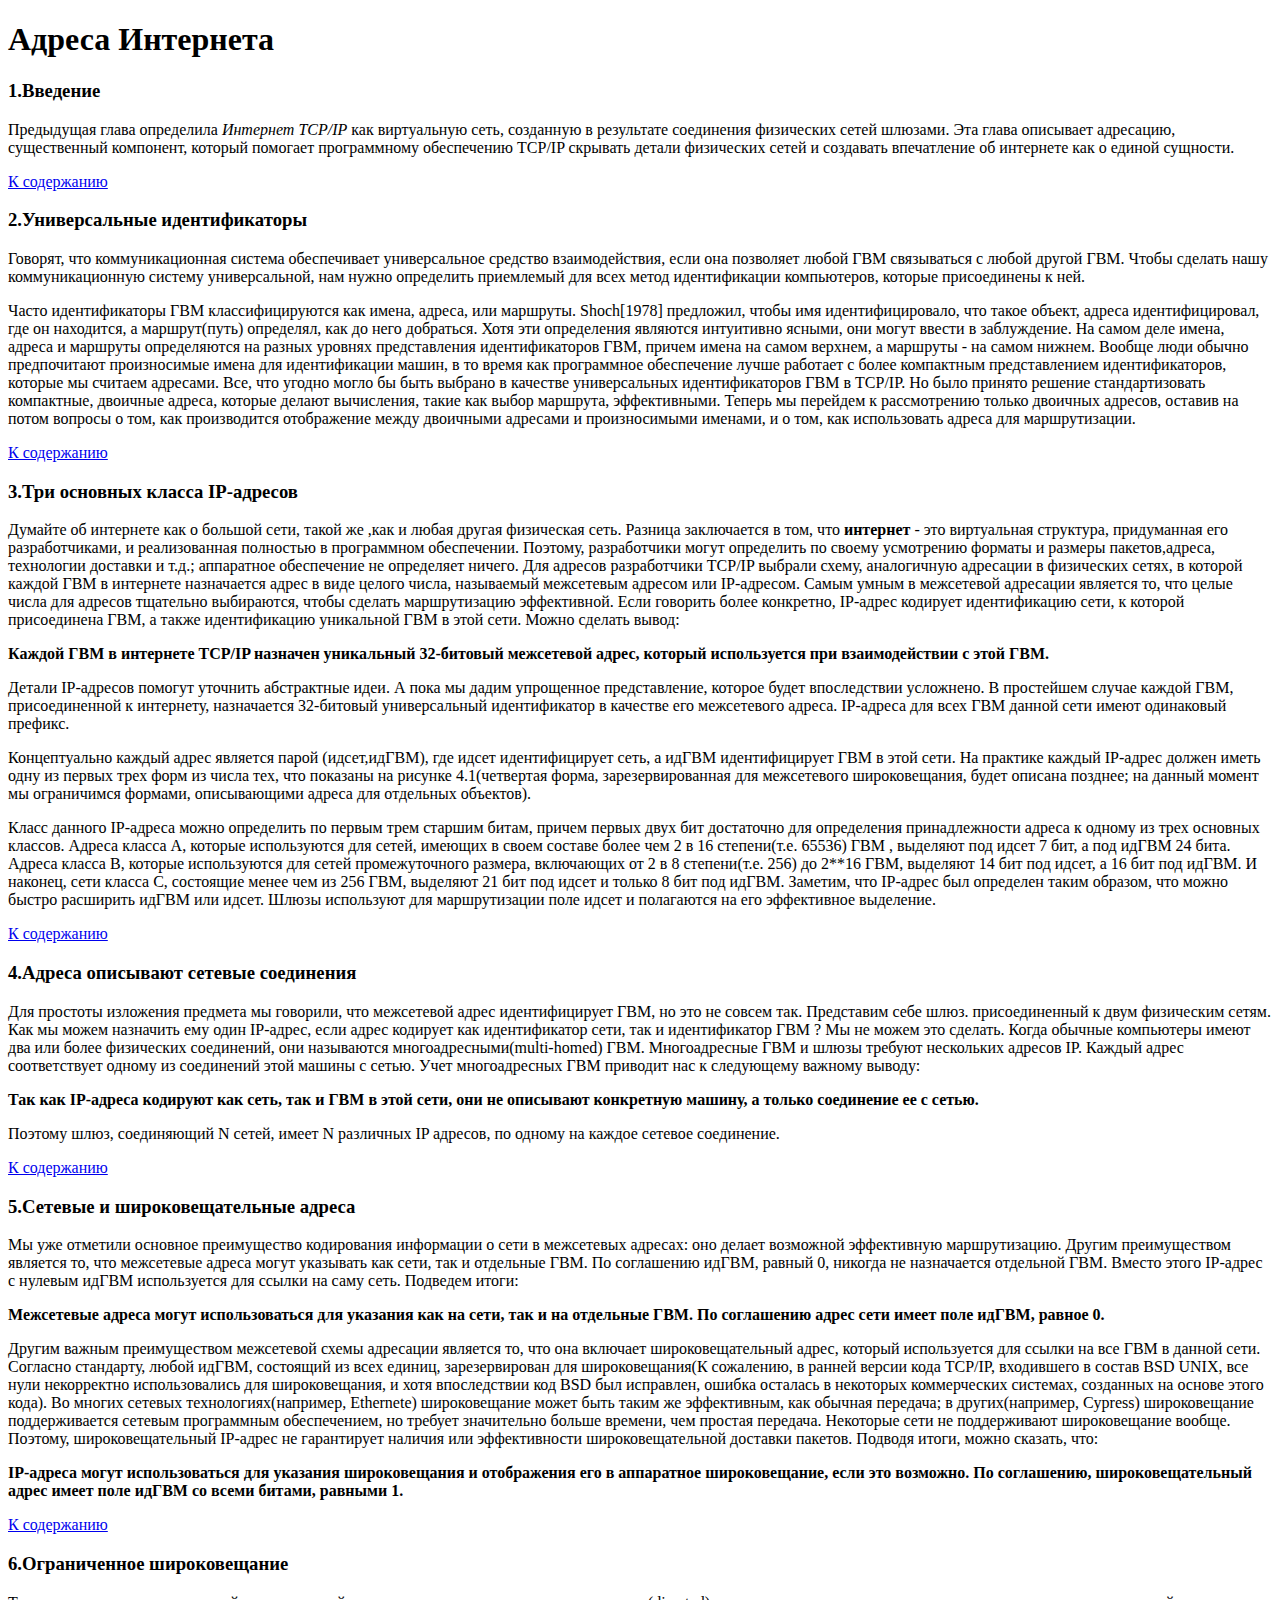
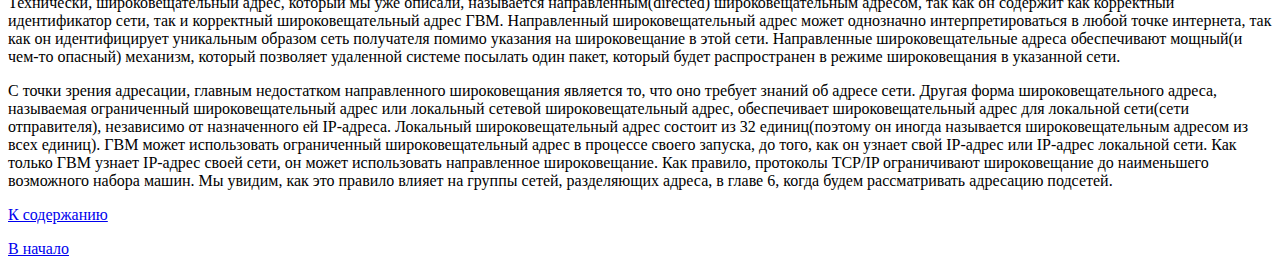
<file: 02/text.html>
<!DOCTYPE html>
<html lang="ru">

<head>
    <meta charset="UTF-8">
    <meta http-equiv="X-UA-Compatible" content="IE=edge">
    <meta name="viewport" content="width=device-width, initial-scale=1.0">
    <title>Адреса Интернета. Текст</title>
</head>

<body>
    <article>
        <h1>Адреса Интернета</h1>
        <section id="text_1">
            <h3>1.Введение</h3>
            <p>Предыдущая глава определила <em>Интернет <abbr>TCP/IP</abbr></em> как виртуальную сеть, созданную в
                результате соединения физических сетей шлюзами. Эта глава описывает адресацию, существенный компонент,
                который помогает программному обеспечению <abbr>TCP/IP</abbr> скрывать детали физических сетей и
                создавать впечатление об интернете как о единой сущности.</p>
            <p>
                <a href="tableofcontents.html">К содержанию</a>
            </p>
        </section>
        <section id="text_2">
            <h3>2.Универсальные идентификаторы</h3>
            <p>Говорят, что коммуникационная система обеспечивает универсальное средство взаимодействия, если она
                позволяет любой <abbr>ГВМ</abbr> связываться с любой другой <abbr>ГВМ</abbr>. Чтобы сделать нашу
                коммуникационную систему универсальной, нам нужно определить приемлемый для всех метод идентификации
                компьютеров, которые присоединены к ней.</p>
            <p>Часто идентификаторы <abbr>ГВМ</abbr> классифицируются как имена, адреса, или маршруты. Shoch[1978]
                предложил, чтобы имя идентифицировало, что такое объект, адреса идентифицировал, где он находится, а
                маршрут(путь) определял, как до него добраться. Хотя эти определения являются интуитивно ясными, они
                могут ввести в заблуждение. На самом деле имена, адреса и маршруты определяются на разных уровнях
                представления идентификаторов <abbr>ГВМ</abbr>, причем имена на самом верхнем, а маршруты - на самом
                нижнем. Вообще люди обычно предпочитают произносимые имена для идентификации машин, в то время как
                программное обеспечение лучше работает с более компактным представлением идентификаторов, которые мы
                считаем адресами. Все, что угодно могло бы быть выбрано в качестве универсальных идентификаторов
                <abbr>ГВМ</abbr> в <abbr>TCP/IP</abbr>. Но было принято решение стандартизовать компактные, двоичные
                адреса, которые делают вычисления, такие как выбор маршрута, эффективными. Теперь мы перейдем к
                рассмотрению только двоичных адресов, оставив на потом вопросы о том, как производится отображение между
                двоичными адресами и произносимыми именами, и о том, как использовать адреса для маршрутизации.
            </p>
            <p>
                <a href="tableofcontents.html">К содержанию</a>
            </p>
        </section>
        <section id="text_3">
            <h3>3.Три основных класса IP-адресов</h3>
            <p>Думайте об интернете как о большой сети, такой же ,как и любая другая физическая сеть. Разница
                заключается в том, что <b>интернет</b> - это виртуальная структура, придуманная его разработчиками, и
                реализованная полностью в программном обеспечении. Поэтому, разработчики могут определить по своему
                усмотрению форматы и размеры пакетов,адреса, технологии доставки и т.д.; аппаратное обеспечение не
                определяет ничего. Для адресов разработчики <abbr>TCP/IP</abbr> выбрали схему, аналогичную адресации в
                физических сетях, в которой каждой ГВМ в интернете назначается адрес в виде целого числа, называемый
                межсетевым адресом или <abbr>IP</abbr>-адресом. Самым умным в межсетевой адресации является то, что
                целые числа для адресов тщательно выбираются, чтобы сделать маршрутизацию эффективной. Если говорить
                более конкретно, <abbr>IP</abbr>-адрес кодирует идентификацию сети, к которой присоединена
                <abbr>ГВМ</abbr>, а также идентификацию уникальной <abbr>ГВМ</abbr> в этой сети. Можно сделать вывод:
            </p>
            <p><strong>Каждой <abbr>ГВМ</abbr> в интернете <abbr>TCP/IP</abbr> назначен уникальный 32-битовый межсетевой
                    адрес, который используется при взаимодействии с этой <abbr>ГВМ</abbr>.</strong></p>
            <p>Детали <abbr>IP-адресов</abbr> помогут уточнить абстрактные идеи. А пока мы дадим упрощенное
                представление, которое будет впоследствии усложнено. В простейшем случае каждой <abbr>ГВМ</abbr>,
                присоединенной к интернету, назначается 32-битовый универсальный идентификатор в качестве его
                межсетевого адреса. <abbr>IP</abbr>-адреса для всех <abbr>ГВМ</abbr> данной сети имеют одинаковый
                префикс.</p>
            <p>Концептуально каждый адрес является парой (идсет,<abbr>идГВМ</abbr>), где идсет идентифицирует сеть, а
                <abbr>идГВМ</abbr> идентифицирует <abbr>ГВМ</abbr> в этой сети. На практике каждый <abbr>IP</abbr>-адрес
                должен иметь одну из первых трех форм из числа тех, что показаны на рисунке 4.1(четвертая форма,
                зарезервированная для межсетевого широковещания, будет описана позднее; на данный момент мы ограничимся
                формами, описывающими адреса для отдельных объектов).
            </p>
            <p>Класс данного <abbr>IP</abbr>-адреса можно определить по первым трем старшим битам, причем первых двух
                бит достаточно для определения принадлежности адреса к одному из трех основных классов. Адреса класса А,
                которые используются для сетей, имеющих в своем составе более чем 2 в 16 степени(т.е. 65536)
                <abbr>ГВМ</abbr> , выделяют под идсет 7 бит, а под <abbr>идГВМ</abbr> 24 бита. Адреса класса В, которые
                используются для сетей промежуточного размера, включающих от 2 в 8 степени(т.е. 256) до 2**16
                <abbr>ГВМ</abbr>, выделяют 14 бит под идсет, а 16 бит под <abbr>идГВМ</abbr>. И наконец, сети класса С,
                состоящие менее чем из <abbr>256 ГВМ</abbr>, выделяют 21 бит под идсет и только 8 бит под
                <abbr>идГВМ</abbr>. Заметим, что <abbr>IP</abbr>-адрес был определен таким образом, что можно быстро
                расширить <abbr>идГВМ</abbr> или идсет. Шлюзы используют для маршрутизации поле идсет и полагаются на
                его эффективное выделение.
            </p>
            <p>
                <a href="tableofcontents.html">К содержанию</a>
            </p>
        </section>
        <section id="text_4">
            <h3>4.Адреса описывают сетевые соединения</h3>
            <p>Для простоты изложения предмета мы говорили, что межсетевой адрес идентифицирует <abbr>ГВМ</abbr>, но это
                не совсем так. Представим себе шлюз. присоединенный к двум физическим сетям. Как мы можем назначить ему
                один <abbr>IP</abbr>-адрес, если адрес кодирует как идентификатор сети, так и идентификатор
                <abbr>ГВМ</abbr> ? Мы не можем это сделать. Когда обычные компьютеры имеют два или более физических
                соединений, они называются многоадресными(multi-homed) <abbr>ГВМ</abbr>. Многоадресные <abbr>ГВМ</abbr>
                и шлюзы требуют нескольких адресов <abbr>IP</abbr>. Каждый адрес соответствует одному из соединений этой
                машины с сетью. Учет многоадресных <abbr>ГВМ</abbr> приводит нас к следующему важному выводу:
            </p>
            <p><strong>Так как <abbr>IP</abbr>-адреса кодируют как сеть, так и <abbr>ГВМ</abbr> в этой сети, они не
                    описывают конкретную машину, а только соединение ее с сетью.</strong></p>
            <p>Поэтому шлюз, соединяющий N сетей, имеет N различных IP адресов, по одному на каждое сетевое соединение.
            </p>
            <p>
                <a href="tableofcontents.html">К содержанию</a>
            </p>
        </section>
        <section id="text_5">
            <h3>5.Сетевые и широковещательные адреса</h3>
            <p>Мы уже отметили основное преимущество кодирования информации о сети в межсетевых адресах: оно делает
                возможной эффективную маршрутизацию. Другим преимуществом является то, что межсетевые адреса могут
                указывать как сети, так и отдельные <abbr>ГВМ</abbr>. По соглашению <abbr>идГВМ</abbr>, равный 0,
                никогда не назначается отдельной <abbr>ГВМ</abbr>. Вместо этого <abbr>IP</abbr>-адрес с нулевым
                <abbr>идГВМ</abbr> используется для ссылки на саму сеть. Подведем итоги:
            </p>
            <p><strong>Межсетевые адреса могут использоваться для указания как на сети, так и на отдельные
                    <abbr>ГВМ</abbr>. По соглашению адрес сети имеет поле <abbr>идГВМ</abbr>, равное 0.</strong></p>
            <p>Другим важным преимуществом межсетевой схемы адресации является то, что она включает широковещательный
                адрес, который используется для ссылки на все <abbr>ГВМ</abbr> в данной сети. Согласно стандарту, любой
                <abbr>идГВМ</abbr>, состоящий из всех единиц, зарезервирован для широковещания(К сожалению, в ранней
                версии кода <abbr>TCP/IP</abbr>, входившего в состав <abbr>BSD</abbr> <abbr>UNIX</abbr>, все нули
                некорректно использовались для широковещания, и хотя впоследствии код <abbr>BSD</abbr> был исправлен,
                ошибка осталась в некоторых коммерческих системах, созданных на основе этого кода). Во многих сетевых
                технологиях(например, Ethernetе) широковещание может быть таким же эффективным, как обычная передача; в
                других(например, Cypress) широковещание поддерживается сетевым программным обеспечением, но требует
                значительно больше времени, чем простая передача. Некоторые сети не поддерживают широковещание вообще.
                Поэтому, широковещательный <abbr>IP</abbr>-адрес не гарантирует наличия или эффективности
                широковещательной доставки пакетов. Подводя итоги, можно сказать, что:
            </p>
            <p><strong><abbr>IP</abbr>-адреса могут использоваться для указания широковещания и отображения его в
                    аппаратное широковещание, если это возможно. По соглашению, широковещательный адрес имеет поле
                    <abbr>идГВМ</abbr> со всеми битами, равными 1.</strong></p>
            <p>
                <a href="tableofcontents.html">К содержанию</a>
            </p>
        </section>
        <section id="text_6">
            <h3>6.Ограниченное широковещание</h3>
            <p>Технически, широковещательный адрес, который мы уже описали, называется направленным(directed)
                широковещательным адресом, так как он содержит как корректный идентификатор сети, так и корректный
                широковещательный адрес ГВМ. Направленный широковещательный адрес может однозначно интерпретироваться в
                любой точке интернета, так как он идентифицирует уникальным образом сеть получателя помимо указания на
                широковещание в этой сети. Направленные широковещательные адреса обеспечивают мощный(и чем-то опасный)
                механизм, который позволяет удаленной системе посылать один пакет, который будет распространен в режиме
                широковещания в указанной сети.</p>
            <p>С точки зрения адресации, главным недостатком направленного широковещания является то, что оно требует
                знаний об адресе сети. Другая форма широковещательного адреса, называемая ограниченный широковещательный
                адрес или локальный сетевой широковещательный адрес, обеспечивает широковещательный адрес для локальной
                сети(сети отправителя), независимо от назначенного ей <abbr>IP</abbr>-адреса. Локальный
                широковещательный адрес состоит из 32 единиц(поэтому он иногда называется широковещательным адресом из
                всех единиц). ГВМ может использовать ограниченный широковещательный адрес в процессе своего запуска, до
                того, как он узнает свой <abbr>IP</abbr>-адрес или <abbr>IP</abbr>-адрес локальной сети. Как только
                <abbr>ГВМ</abbr> узнает <abbr>IP</abbr>-адрес своей сети, он может использовать направленное
                широковещание. Как правило, протоколы <abbr>TCP/IP</abbr> ограничивают широковещание до наименьшего
                возможного набора машин. Мы увидим, как это правило влияет на группы сетей, разделяющих адреса, в главе
                6, когда будем рассматривать адресацию подсетей.
            </p>
            <p>
                <a href="tableofcontents.html">К содержанию</a>
            </p>
        </section>
        <p><a href="#top">В начало</a></p>
    </article>
</body>

</html>
</file>
<file: 03/assets/css/style.css>
* {
        padding: 0;
        margin: 0;
        box-sizing: border-box;
        font-family: sans-serif;
    }
    
    body {
        background-color: #ececec;
    }
    
    .container {    
        width: 1015px;
        height: 123px;
        background-repeat: no-repeat;
        background-size: cover;
        background-image: url('../banner.jpg');
        background-position: right;
        margin: 0 auto;
    }
    
    .nameheader {
        font-size: 32px;
        color: #fff;
        font-weight: bold;
        padding-top: 50px;
        text-align: left;    
    }
    
    .hero {
        width: 1015px;
        height: 680px;
        border: 1px solid #a4b5ae;
        border-top: 0;
        margin: 0 auto;
        background-color: #fff;       
    }
    
    .header_class {
        width: 100%;
        max-width: 1920px;
        height: 123px;
        margin-bottom: 28px;
    }
    
    .header_top {
        width: 100%;
        max-width: 1920px;
        height: 123px;
        background-color: #222222;    
    }
    
    .menu {
        width: 100%;
        max-width: 1920px;
        height: 28px;
        color: #fff;
        font-size: 15px;
        text-align: center;
        background: linear-gradient(0deg, #8baf0d, #aedf14);
    }
    
    #nav_menu ul {
        margin-right: 580px;
    }
    
    #nav_menu ul li {
        display: inline-block;
        vertical-align: middle;
        border-right: 1px solid #8baf0d;
        line-height: 28px;
        padding: 0 14px;                
    }
    
    #article_menu ul {
        margin-left: 55px;
    }
    
    .colortext{
        color: #2b812b;
    }
    
    .textsize {
        font-size: 14px;
    }
    
    h2 {
        font-size: 22px;
        opacity: 70%;
        color: rgb(24, 20, 20);
        font-weight: 600;
        letter-spacing: -1px;
        margin: 15px 10px 0px 15px;
    }
    
    h1 {
        margin: 20px 10px 20px 15px; 
        padding-top: 10px;
    }
    
    section ul {
        margin-bottom: 10px;
     }
    
    p {
        margin-left: 25px;
        margin-right: 15px;
        margin-bottom: 12px;
    }
    
    main {
        line-height: 1.5;
    }
    
    hr {
        border: none;
        color: #add145;
        background-color: #add145;
        height: 1px;
        align-content: center;
        width: 960px;
        margin: 0px 15px 20px 15px;
    }
    
    A:link {
        text-decoration: none;
    }
    
    .last_text {
        background: linear-gradient(0deg, #8baf0d, #aedf14);
        height: 28px;
        text-align: right;
        color: white;
        font-size: 12px;
        letter-spacing: 2px;
        line-height: 27px;
        margin-top: 20px;
        border-top: 1px solid #a4b5ae;
        border-bottom: 1px solid #a4b5ae;
    }
</file>
<file: 05/assets/css/style.css>
* {
    padding: 0;
    margin: 0;
    box-sizing: border-box;
}

html, body {
    width: 100%;
    height: 100%;

}

body {
    font-family: 'Open Sans', sans-serif;
}

.container {
    width: 100%;
    max-width: 1920px;
    margin: 0 auto;
}
    
.hero {   
    height: 420px;
    background-color: #121116;
    border-color: #121116;
}

.logo {
    text-align: center;
    padding-top: 120px;
}

.footer_name {
    display: inline-block;
    color: white;
    letter-spacing: 2px;
    font-size: 20px;
    font-weight: 300;
    padding-top: 30px;
    text-transform: uppercase;
    border-bottom: 1px solid white;
    width: 230px;
    line-height: 50px;
}

.social {
    text-align: center;
}

#icon_menu ul { 
    list-style: none;
}

#icon_menu ul li {
    display: inline-block;
}

.copy {
    color: white;
    font-weight: 600;
    font-size: 15px;
    text-align: center;
    padding-top: 75px;
   
}

.link {
    text-decoration: none;
    color: #00c7fc;
}

.icon {
    text-decoration: none;
    display: inline-block;
    width: 30px;
    height: 30px;
    border: 1px solid #121116;
    border-radius: 50%;
    text-align: center;
    line-height: 30px;
    margin: 15px 6px 0 6px;
}

.icon:hover {
    background: rgb(31, 2, 19);
    border-radius: 50%;  
    opacity: 50%; 
}
</file>
<file: 06/assets/css/style.css>
* {
    padding: 0;
    margin: 0;
    box-sizing: border-box;
}

html, body {
    width: 100%;
    height: 100%;
}

body {
    font-family: 'Poppins', sans-serif;
}

.container {
    width: 90%;
    max-width: 1110px;
    margin: 0 auto;
}

.clear {
    clear: both;
    height: 0;
    display: block;
    line-height: 0;
}

header {
    padding-top: 35px;
}

#logo {
    float: left;
    margin-top: 7px;
}

#main_menu {
    float: right;
    margin-right: 54px;
    margin-top: 12px;
}

#main_menu ul {
    list-style: none;
    text-align: right;
    font-size: 0;
}

#main_menu ul li {
    display: inline-block;
    margin-right: 28px;
}

#main_menu ul li.last {
    margin-right: 0;
}

#main_menu ul li a {
    color: #2f281e;
    font-size: 14px;
    text-decoration: none;
}

#main_menu ul li a:hover {
    color: #f90;
    text-decoration: underline;
}

.header_buttons {
    float: right;
}

.btn {
    display: inline-block;
    height: 46px;
    line-height: 46px;
    padding: 0 25px;
    border-radius: 4px;
    font-family: Poppins;
    font-weight: 600;
    font-size: 16px;
    cursor: pointer;
}

.btn-white {
    background-color: #fff;
    color: #173a56;
    border: 1px solid #bcd0e5;
}

.btn-white:hover {
    background-color: #173a56;
    color: #fff;
}

.btn-orange {
    background: #f90;
    color: #fff;
    border: 1px solid #f90;
}

.btn-orange:hover {
    background: #173a56;
    border-color: #173a56;
}

.header_buttons .btn-white {
    margin-right: 10px;
}

/*part_01*/

.part_01 {
    width: 90%;
    max-width: 1110px;
    margin: 0 auto;
    margin-bottom: 110px;
}

#text_part_01 {
    float: left;
    color: #3f3527;
    
}

#image_part_01 {
    float: right;
    margin-top: -420px;
    margin-right: -20px;
}

.left_part_01 {
    width: 518px;
    padding-top: 130px;
}

h1 {
    font-size: 44px;
    line-height: 54px;
    margin-bottom: 30px;
}

h1, h2 {
    font-weight: 700;
}

p {
    color: #544837;
}

#btn_watch {
    border: none;
    color: #f90;
    background-color: #fff;   
}

#part_01_buttons a {
    color: #f90;
    margin-left: 5px;
}

#part_01_buttons a:hover {
    color: #173a56;
}

.description {
    font-size: 18px;
    line-height: 28px;
    width: 458px;
    margin-bottom: 57px;
}

#btn_get {
    height: 53px;
    width: 178px;
}

#icon_part_01 {
    height: 20px;
    vertical-align: middle;
    margin-top: -4px;
}

/*part_02*/

.part_02 {
    width: 90%;
    max-width: 1110px;
    margin: 0 auto;
    color: #2f281e;
    margin-bottom: 100px;
}

.name_part_02 {
    height: 108px;
    font-size: 36px;
    line-height: 54px;
    text-align: center;
    margin-bottom: 55px;
    padding-right: 300px;
    padding-left: 300px;
}

.advantage_menu {
    display: inline-block;
    margin-bottom: -20px;
    padding-left: 20px;
}

.advantage_menu li {
    list-style: none;
    float: left;
    padding-right: 10px;
}

.advantage_menu li:nth-child(2) {
    padding-left: 35px;
} 

.advantage_menu li:nth-child(3) {
    padding-left: 35px;
} 

.advantage_menu li:nth-child(4) {
    padding-left: 20px;
} 

.advantage_menu li img {
    margin-bottom: 20px;
}

.advantage_menu li h3 {
    margin-bottom: 15px;
}

.advantage_menu p {
    width: 240px;
    height: 124px;
    font-weight: 600;
    font-size: 16px;
    line-height: 26px;
}

h3{
    font-size: 23px;
    line-height: 33px;
    font-weight: 600;
}

#btn_02 {
    width: 175px;
    height: 53px;
    text-transform: uppercase;
    margin-left: 480px;
}

/*part_03*/

.part_03 {
    width: 90%;
    max-width: 1110px;
    margin: 0 auto;
    margin-bottom: 90px;
}

.left_part_03 {
    width: 486px;
    height: 531px;
    padding-top: 130px;

}

#image_part_03 {
    float: right;
    margin-top: -420px;
    margin-right: 0px;
}

.left_part_03 p {
    font-size: 16px;
    line-height: 26px;
    font-weight: 600;
    color: #3f3527;
}

.left_part_03 h2 {
    font-size: 36px;
    line-height: 75px;
    margin-bottom: 10px;
}

.left_part_03 h4 {
    line-height: 70px;
}

/*part_04*/


.part_04 {
    width: 90%;
    max-width: 1110px;
    margin: 0 auto;
}

#image_part_04 {
    float: left;
    padding-right: 30px;
    
}

.right_part_04 {
    float: right;
    width: 486px;
    padding-top: 50px;
}

.right_part_04 li {
    font-weight: 600;
    font-size: 16px;
    color: #3f3527;
    background-image: url(../../images/icon_04.png);
    background-repeat: no-repeat;
    background-position: left;
    list-style: none;
    padding-left: 60px;
    line-height: 30px;
    margin-left: 15px;
    margin-bottom: 20px;
}

.right_part_04 p {
    font-weight: 600;
    font-size: 16px;
    line-height: 26px;
    color: #3f3527;
    
}

#p_04 {
    margin-bottom: 25px;
}

.right_part_04 h2 {
    font-size: 36px;
    line-height: 60px;
    margin-bottom: 20px;
}

/*part_05*/

.part_05 {
    width: 90%;
    max-width: 1110px;
    margin: 0 auto;
    margin-bottom: 100px;
    border-bottom: 1px solid #BCD0E57F;
    padding-bottom: 135px;
}

.left_part_05 {
    width: 486px;
    height: 531px;
    padding-top: 130px;
}

#image_part_05 {
    float: right;
    margin-top: -430px;
    margin-right: 0px;
}

.left_part_05 p {
    font-size: 16px;
    line-height: 26px;
    font-weight: 600;
    color: #3f3527;
}

.left_part_05 h2 {
    font-size: 36px;
    line-height: 75px;
    margin-bottom: 10px;
}

.left_part_05 h4 {
    line-height: 70px;
}

/*footer*/

footer {
    padding-bottom: 80px;
}
#logo_footer {
    float: left;
    margin-left: 10px;
}

.footer_menu {
    float: left;
    padding-top: 73px;
    margin-left: 140px;
    line-height: 30px;
}

.footer_menu ul {
    list-style: none;
    text-align: left;
    font-size: 0px;  
}


.footer_menu ul li.last {
    text-transform: uppercase;
}

.footer_menu ul li a {
    color: #2f281e;
    font-size: 16px;
    text-decoration: none;
}

.footer_menu ul li a:hover {
    color: #f90;
    text-decoration: underline;
}

form {
    float: right;
    padding-top: 90px;
}

.btn_footer {
    display: inline-block;
    height: 40px;
    width: 130px;
    line-height: 40px;
    padding: 0 25px;
    border-radius: 4px;
    font-family: Poppins;
    font-weight: 600;
    font-size: 16px;
    cursor: pointer;
}

.form_footer {
    width: 325px;
    height: 45px;
    border: 1px solid #a4b6c97f;
    border-radius: 5px;
    margin-bottom: 30px;
}

#footer_menu_02 {
    margin-left: 40px;
}
</file>
<file: 07/assets/css/style.css>
* {
    padding: 0;
    margin: 0;
    box-sizing: border-box;
}
html, body {
    width: 100%;
    height: 100%;
}

.container {
    width: 100%;
    max-width: 1920px;
    margin: 0 auto;
}

/*шрифт из папки Fonts на компе*/

@font-face {
  font-family: "ProximaNova";
  src: url("../fonts/ProximaNova-Light.woff") format("woff");
  font-weight: 300;
  font-style: normal;
  font-display: swap;
}
@font-face {
  font-family: "ProximaNova";
  src: url("../fonts/ProximaNova-Regular.woff") format("woff");
  font-weight: 400;
  font-style: normal;
  font-display: swap;
}
body {
    font-family: 'ProximaNova', sans-serif;
    font-weight:300;

}
h1 {
    font-weight:400;
}

/*шрифт из папки Fonts на компе*/

.icon {
    width: 63px;
    height: 63px;
    border-radius: 50%;
    background-color: #1275b9;
    background-image: url(../image/sprite_07.png);
    background-repeat: no-repeat;
    border: 1px solid #1275b9;
    display: inline-block;
    overflow: hidden;
    transition: all .20s ease-in;
    margin-bottom: 10px;
}

.icon:hover {
    background-color: #fff;
}

.icon_tablet {
    background-position: 19px 16px;
    
}

.icon_tablet:hover {
    background-position: 19px -56px;
}

.icon_cog {
    background-position: -72px 16px;
}

.icon_cog:hover {
    background-position: -72px -56px;
}

.icon_dash {
    background-position: -163px 16px;
}

.icon_dash:hover {
    background-position: -163px -56px;
}

h1 {
    text-transform: uppercase;
    font-size: 14px;
    margin-bottom: 15px;
    font-weight: 600;
}

p {
    color: #9e9e9e;
    font-size: 14px;

}

li {
    display: inline-block;
    list-style: none;
    width: 250px;
    text-align: center;
    margin-left: 30px;
    margin-right: 30px;
    
}

ul {
    text-align: center;
    margin-top: 150px;
}
</file>
<file: 08/assets/css/style.css>
* {
    padding: 0;
    margin: 0;
    box-sizing: border-box;
}
html, body {
    width: 100%;
    height: 100%;
}

.container {
    width: 90%;
    max-width: 1110px;
    margin: 0 auto;
}   

h1, h3 {
    font-family: 'Montserrat', sans-serif;
    text-transform: uppercase;
    text-align: center;
}

h2 {
    color: #bbbbbb;
    font-weight: normal;
    font-family: 'PT Sans', sans-serif;
    text-transform: uppercase;
    text-align: center;
    font-size: 20px;
    line-height: 30px;
}

h3 {
    font-weight: 600;
    font-size: 20px;
    text-align: center;
    display: table-cell;
    vertical-align: middle;
    
}

.tblfix {
    display: table;
    width: 230px;
    height: 90px;
}

h1 {
    color: #0ec8cb;
    font-size: 46px;
    font-weight: 600;
    letter-spacing: 2px;
    line-height: 100px;
}

.name_site p {
    font-family: 'Montserrat', sans-serif;
    font-weight: 700;
    text-transform: uppercase;
    text-align: center;
    color: #bbbbbb;
    font-size: 10px;
    letter-spacing: 4px;
}

li p {
    font-family: 'PT Sans', sans-serif;
    text-align: center;
    font-size: 14px;
    line-height: 23px;
    margin-left: 20px;
    margin-right: 20px;
}

li {
    display: inline-block;
    list-style: none;
    text-align: center;
    width: 230px;
    height: 420px;
    background-color: #f7f7f7;
    color: #535353;
    border-top: 2px solid #ececec;
    border-bottom: 2px solid #ececec;
    border-left: 2px solid #ececec;
    margin-left: 0;
    margin-right: 0;
}

li:last-child {
    border-right: 2px solid #ececec;
}

li h3 {
    color: black;
}

li:hover h3 {
    color: #fff;
}

li:hover {
    color: #fff;
    background-color: #0ec8cb;
    border: 2px solid #0ec8cb;
}

ul {
    text-align: center;
    font-size: 0;
}

.name_site {
    margin-top: 140px;
    margin-bottom: 100px;
   
}

.icon {
    width: 67px;
    height: 68px;
    background-color: #ffffff00;
    background-image: url(../images/sprite_namaste.png);
    background-repeat: no-repeat;
    /*border: 1px solid #1ddae0;*/
    display: inline-block;
    overflow: hidden;
    /*transition: all .20s ease-in;*/
    margin-top: 55px;
}

.icon_anchor {
    background-position: 0px 0px;
}

li:hover .icon_anchor {
    background-position: 0px -100px;
}

.icon_diamond {
    background-position: -94px 0px;
}

li:hover .icon_diamond {
    background-position: -94px -100px;
}

.icon_eyeglasses {
    background-position: -188px 0px;
}

li:hover .icon_eyeglasses {
    background-position: -188px -100px;
}

.icon_monitor {
    background-position: -284px 0px;
}

li:hover .icon_monitor {
    background-position: -284px -100px;
}
</file>
<file: 09/assets/css/style.css>
* {
    padding: 0;
    margin: 0;
    box-sizing: border-box;
}
html, body {
    width: 100%;
    height: 100%;
}

body {
    background-color: #fdde7e; 
    font-family: 'Miso', sans-serif;
    background-color: #fdde7e;
}

.container {
    width: 1200px;
    height: 600px;
    margin: 0 auto;
}

ul {
    list-style: none;
    display: flex;
    justify-content: space-evenly;
}

.card {
    display: inline-block;
    background-color: #fff;
    width: 360px;
    height: 440px;
    align-self: center;
    margin-top: 50px;
    box-shadow: 0px 1px 2px #00000050;
    border-radius: 3px;
}

.card_big {
    height: 500px;
}

.content {
    display: flex;
    flex-direction: column;
    align-items: center;
    text-align: center;
}

img {
    width: 135px;
    height: 135px;
    margin-bottom: 30px;
}

h1 {
    font-size: 52px;
    font-weight: normal;
    color: #333333;
    margin-bottom: 15px;
}

h2 {
    color: #02995b;
    font-size: 70px;
    margin-top: 25px;
    margin-bottom: 15px;
}

.card_big h2 {
    margin-top: 35px;
    margin-bottom: 30px;
}

.card_big img {
    margin-bottom: 40px;
}

p {
    color: #202020;
    font-size: 20px;
    font-family: 'Lato', sans-serif;
    font-weight: 300;
    width: 50%;
}


@font-face {
    font-family: "Miso";
    src: url("../fonts/fonts/miso-regular.woff") format("woff");
    font-weight: normal;
    font-style: normal;
}
</file>
<file: 10/assets/css/style.css>
/* playfair-display-regular - latin-ext_latin */
@font-face {
    font-family: 'Playfair Display';
    font-style: normal;
    font-weight: 400;
    src: url('../fonts/playfair-display-v22-latin-ext_latin-regular.eot'); /* IE9 Compat Modes */
    src: local(''),
         url('../fonts/playfair-display-v22-latin-ext_latin-regular.eot?#iefix') format('embedded-opentype'), /* IE6-IE8 */
         url('../fonts/playfair-display-v22-latin-ext_latin-regular.woff2') format('woff2'), /* Super Modern Browsers */
         url('../fonts/playfair-display-v22-latin-ext_latin-regular.woff') format('woff'), /* Modern Browsers */
         url('../fonts/playfair-display-v22-latin-ext_latin-regular.ttf') format('truetype'), /* Safari, Android, iOS */
         url('../fonts/playfair-display-v22-latin-ext_latin-regular.svg#PlayfairDisplay') format('svg'); /* Legacy iOS */
  }

  /* lato-300 - latin-ext_latin */
@font-face {
    font-family: 'Lato';
    font-style: normal;
    font-weight: 300;
    src: url('../fonts/lato-v20-latin-ext_latin-300.eot'); /* IE9 Compat Modes */
    src: local(''),
         url('../fonts/lato-v20-latin-ext_latin-300.eot?#iefix') format('embedded-opentype'), /* IE6-IE8 */
         url('../fonts/lato-v20-latin-ext_latin-300.woff2') format('woff2'), /* Super Modern Browsers */
         url('../fonts/lato-v20-latin-ext_latin-300.woff') format('woff'), /* Modern Browsers */
         url('../fonts/lato-v20-latin-ext_latin-300.ttf') format('truetype'), /* Safari, Android, iOS */
         url('../fonts/lato-v20-latin-ext_latin-300.svg#Lato') format('svg'); /* Legacy iOS */
  }
  /* lato-regular - latin-ext_latin */
  @font-face {
    font-family: 'Lato';
    font-style: normal;
    font-weight: 400;
    src: url('../fonts/lato-v20-latin-ext_latin-regular.eot'); /* IE9 Compat Modes */
    src: local(''),
         url('../fonts/lato-v20-latin-ext_latin-regular.eot?#iefix') format('embedded-opentype'), /* IE6-IE8 */
         url('../fonts/lato-v20-latin-ext_latin-regular.woff2') format('woff2'), /* Super Modern Browsers */
         url('../fonts/lato-v20-latin-ext_latin-regular.woff') format('woff'), /* Modern Browsers */
         url('../fonts/lato-v20-latin-ext_latin-regular.ttf') format('truetype'), /* Safari, Android, iOS */
         url('../fonts/lato-v20-latin-ext_latin-regular.svg#Lato') format('svg'); /* Legacy iOS */
  }
  /* lato-700 - latin-ext_latin */
  @font-face {
    font-family: 'Lato';
    font-style: normal;
    font-weight: 700;
    src: url('../fonts/lato-v20-latin-ext_latin-700.eot'); /* IE9 Compat Modes */
    src: local(''),
         url('../fonts/lato-v20-latin-ext_latin-700.eot?#iefix') format('embedded-opentype'), /* IE6-IE8 */
         url('../fonts/lato-v20-latin-ext_latin-700.woff2') format('woff2'), /* Super Modern Browsers */
         url('../fonts/lato-v20-latin-ext_latin-700.woff') format('woff'), /* Modern Browsers */
         url('../fonts/lato-v20-latin-ext_latin-700.ttf') format('truetype'), /* Safari, Android, iOS */
         url('../fonts/lato-v20-latin-ext_latin-700.svg#Lato') format('svg'); /* Legacy iOS */
  }
  /* lato-100italic - latin-ext_latin */
@font-face {
    font-family: 'Lato';
    font-style: italic;
    font-weight: 100;
    src: url('../fonts/lato-v20-latin-ext_latin-100italic.eot'); /* IE9 Compat Modes */
    src: local(''),
         url('../fonts/lato-v20-latin-ext_latin-100italic.eot?#iefix') format('embedded-opentype'), /* IE6-IE8 */
         url('../fonts/lato-v20-latin-ext_latin-100italic.woff2') format('woff2'), /* Super Modern Browsers */
         url('../fonts/lato-v20-latin-ext_latin-100italic.woff') format('woff'), /* Modern Browsers */
         url('../fonts/lato-v20-latin-ext_latin-100italic.ttf') format('truetype'), /* Safari, Android, iOS */
         url('../fonts/lato-v20-latin-ext_latin-100italic.svg#Lato') format('svg'); /* Legacy iOS */
  }
  /* lato-300italic - latin-ext_latin */
  @font-face {
    font-family: 'Lato';
    font-style: italic;
    font-weight: 300;
    src: url('../fonts/lato-v20-latin-ext_latin-300italic.eot'); /* IE9 Compat Modes */
    src: local(''),
         url('../fonts/lato-v20-latin-ext_latin-300italic.eot?#iefix') format('embedded-opentype'), /* IE6-IE8 */
         url('../fonts/lato-v20-latin-ext_latin-300italic.woff2') format('woff2'), /* Super Modern Browsers */
         url('../fonts/lato-v20-latin-ext_latin-300italic.woff') format('woff'), /* Modern Browsers */
         url('../fonts/lato-v20-latin-ext_latin-300italic.ttf') format('truetype'), /* Safari, Android, iOS */
         url('../fonts/lato-v20-latin-ext_latin-300italic.svg#Lato') format('svg'); /* Legacy iOS */
  }
  /* lato-italic - latin-ext_latin */
  @font-face {
    font-family: 'Lato';
    font-style: italic;
    font-weight: 400;
    src: url('../fonts/lato-v20-latin-ext_latin-italic.eot'); /* IE9 Compat Modes */
    src: local(''),
         url('../fonts/lato-v20-latin-ext_latin-italic.eot?#iefix') format('embedded-opentype'), /* IE6-IE8 */
         url('../fonts/lato-v20-latin-ext_latin-italic.woff2') format('woff2'), /* Super Modern Browsers */
         url('../fonts/lato-v20-latin-ext_latin-italic.woff') format('woff'), /* Modern Browsers */
         url('../fonts/lato-v20-latin-ext_latin-italic.ttf') format('truetype'), /* Safari, Android, iOS */
         url('../fonts/lato-v20-latin-ext_latin-italic.svg#Lato') format('svg'); /* Legacy iOS */
  }

*, *:before, *:after {
    padding: 0;
    margin: 0;
    box-sizing: border-box;
}

html, body {
    width: 100%;
    height: 100%;
}

body {
    background-color: #fdfdfd;
}

.container {
    width: 90%;
    max-width: 1920px;
    margin: 0 auto;
}

.page {
    margin: 0 auto;
    width: 1870px;
    height: 1240px;
    background-color: #fff;
    box-shadow: 3px 3px 50px #00000010;
    margin-top: 50px;
}

h1 {
    font-family: 'Playfair Display', serif;
    font-size: 58px;
    font-weight: normal;
    line-height: 130px;
}

.big_letter::first-letter {
    font-size: 154px;
    float: left;
    font-family: 'Playfair Display', serif;
    font-weight: 300;
    color: #000;
    padding: 37px 30px 37px 0;    
}

p {
    font-family: 'Lato', sans-serif;
    font-size: 28px;
    font-weight: 100;
    line-height: 45px;
    color: rgb(82, 82, 82);
}

.big_letter {
    margin-bottom: 45px;
}

.big_letter + p {
    margin-bottom: 45px;
}

.content {
    width: 1670px;
    padding-left: 155px;
    padding-top: 145px;
}

blockquote {
    font-family: 'Lato', sans-serif;
    font-size: 34px;
    font-weight: 300;
    color: rgb(82, 82, 82);
    font-style: italic;
    letter-spacing: 2px;
    margin-bottom: 35px;
}

blockquote::before {
    content: '\201C';
    font-size: 100px;
    padding-right: 30px;
}

.btn {
    font-family: 'Lato', sans-serif;
    font-weight: 700;
    width: 350px;
    height: 90px;
    text-transform: uppercase;
    color: #eaa258;
    border: 3px solid #eaa258;
    background-color: #fff;
    font-size: 24px;
    letter-spacing: 5px;
}

.clear {
    clear: both;
    height: 0;
    display: block;
    line-height: 0;
}
</file>
